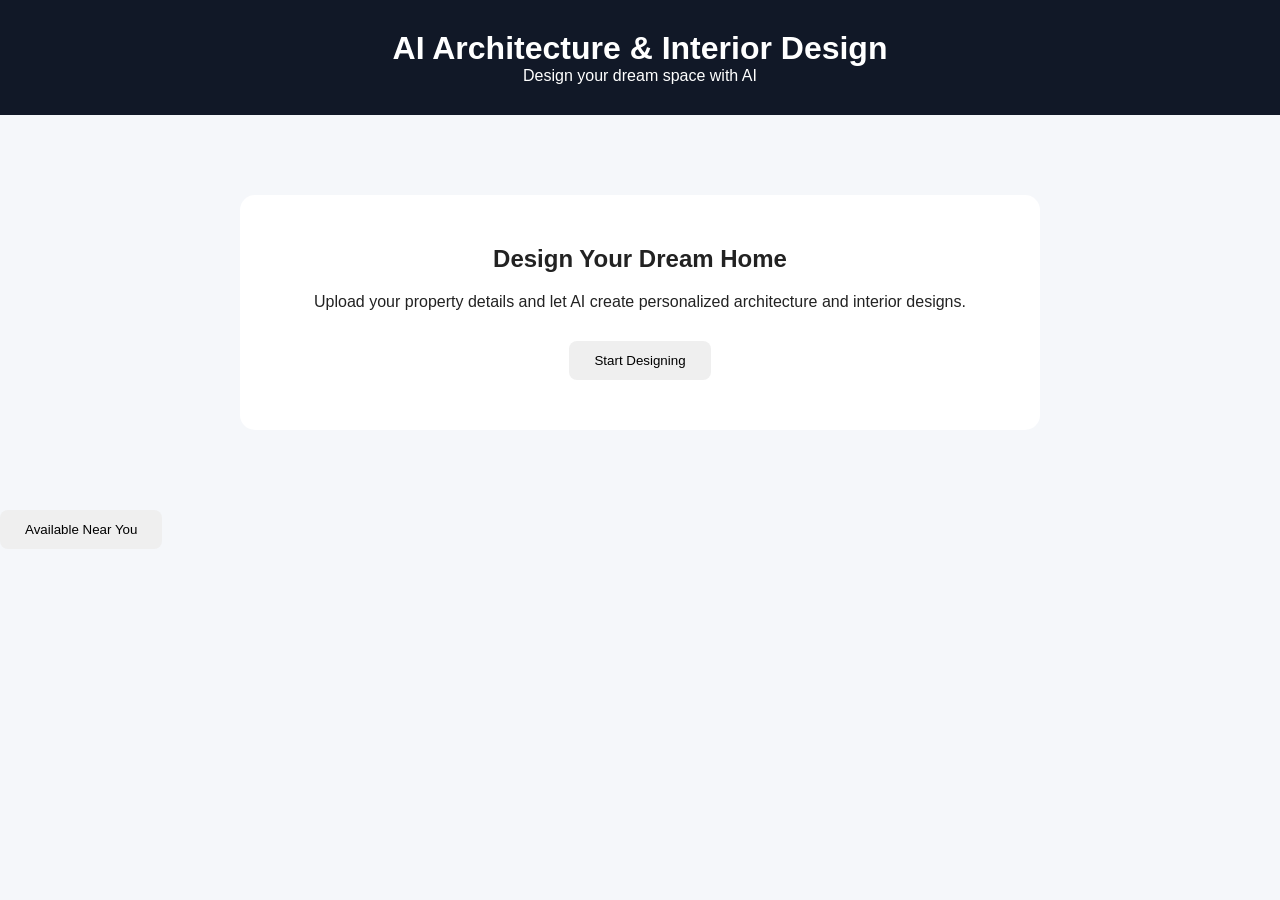
<file: frontend/index.html>
<!DOCTYPE html>
<html lang="en">
<head>
    <meta charset="UTF-8">
    <meta name="viewport" content="width=device-width, initial-scale=1.0">
    <title>AI Architecture Platform</title>
    <link rel="stylesheet" href="css/style.css">
</head>

<body>

    <header>
        <h1>AI Architecture & Interior Design</h1>
        <p>Design your dream space with AI</p>
    </header>

    <main>

        <section class="hero">
            <h2>Design Your Dream Home</h2>

            <p>
                Upload your property details and let AI create
                personalized architecture and interior designs.
            </p>

            <button onclick="startDesign()">
                Start Designing
            </button>
        </section>

<a href="/recommendation">
    <button>Available Near You</button>
</a>
    </main>

    <script src="js/app.js"></script>

</body>
</html>
</file>
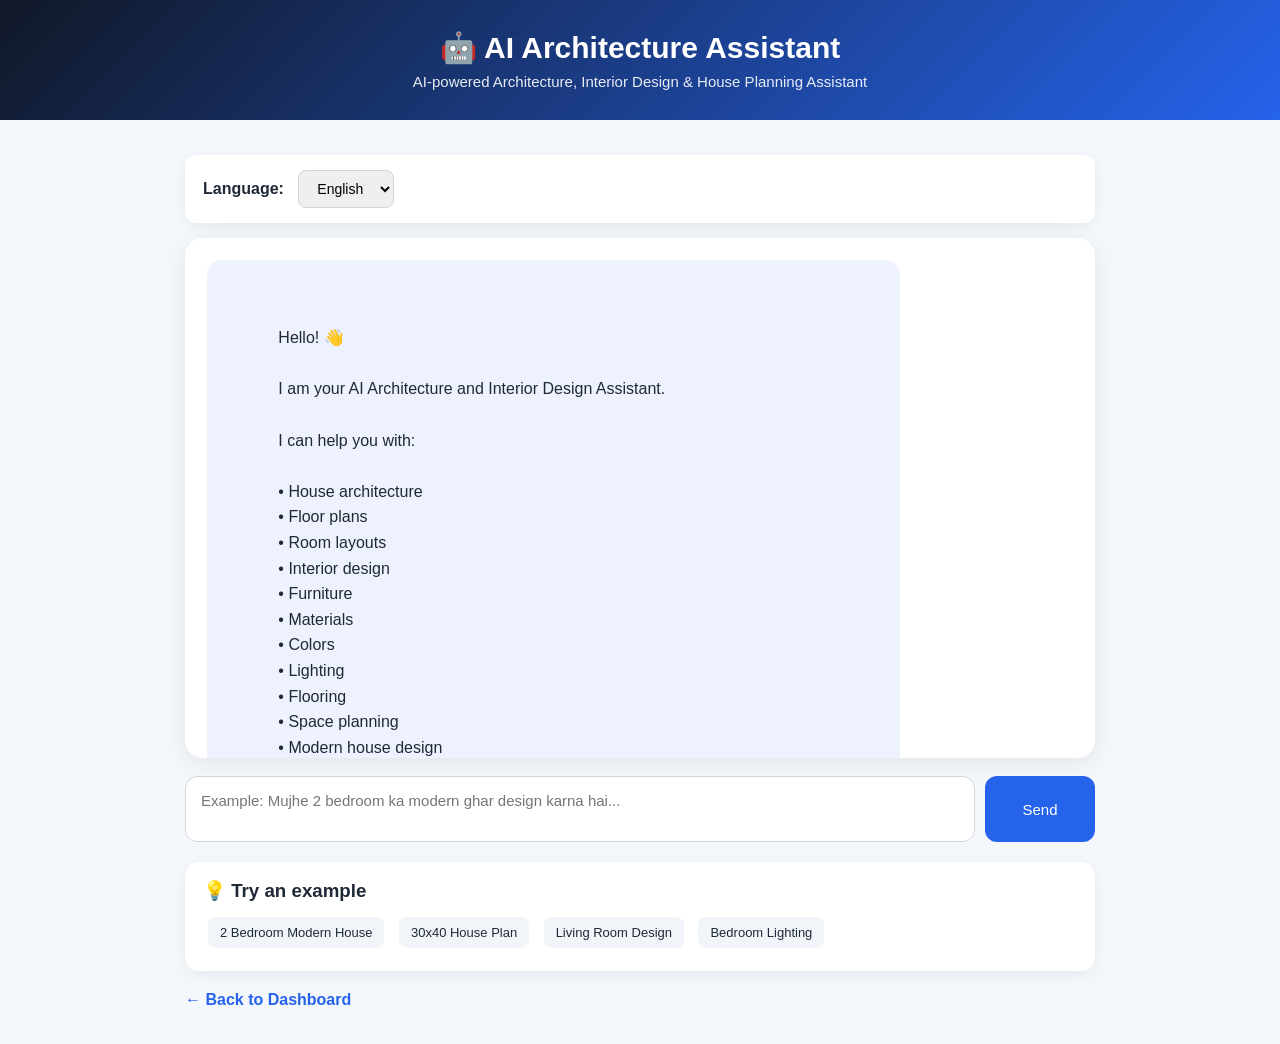
<file: frontend/chatbot.html>
<!DOCTYPE html>
<html lang="en">
<head>
<meta charset="UTF-8">
<meta name="viewport" content="width=device-width, initial-scale=1.0">

<title>AI Architecture Assistant</title>

<style>
* {
    margin: 0;
    padding: 0;
    box-sizing: border-box;
    font-family: Arial, sans-serif;
}

body {
    background: #f4f7fb;
    color: #1f2937;
}

.header {
    background: linear-gradient(135deg, #111827, #2563eb);
    color: white;
    padding: 30px 20px;
    text-align: center;
}

.header h1 {
    font-size: 30px;
    margin-bottom: 8px;
}

.header p {
    font-size: 15px;
    opacity: 0.9;
}

.container {
    max-width: 950px;
    margin: 35px auto;
    padding: 0 20px;
}

.language-box {
    background: white;
    padding: 15px 18px;
    border-radius: 12px;
    margin-bottom: 15px;
    box-shadow: 0 4px 15px rgba(0,0,0,0.06);
}

.language-box label {
    font-weight: bold;
    margin-right: 10px;
}

select {
    padding: 9px 14px;
    border: 1px solid #d1d5db;
    border-radius: 8px;
    font-size: 14px;
}

.chat-box {
    background: white;
    height: 520px;
    overflow-y: auto;
    padding: 22px;
    border-radius: 18px;
    box-shadow: 0 5px 25px rgba(0,0,0,0.08);
}

.message {
    max-width: 80%;
    padding: 14px 18px;
    margin-bottom: 15px;
    border-radius: 15px;
    line-height: 1.6;
    white-space: pre-wrap;
}

.user {
    background: #2563eb;
    color: white;
    margin-left: auto;
    border-bottom-right-radius: 4px;
}

.ai {
    background: #eef2ff;
    color: #1f2937;
    margin-right: auto;
    border-bottom-left-radius: 4px;
}

.input-area {
    display: flex;
    gap: 10px;
    margin-top: 18px;
}

textarea {
    flex: 1;
    min-height: 65px;
    resize: none;
    padding: 15px;
    border: 1px solid #d1d5db;
    border-radius: 12px;
    font-size: 15px;
    outline: none;
}

textarea:focus {
    border-color: #2563eb;
}

.send-btn {
    width: 110px;
    border: none;
    border-radius: 12px;
    background: #2563eb;
    color: white;
    font-size: 15px;
    cursor: pointer;
}

.send-btn:hover {
    background: #1d4ed8;
}

.send-btn:disabled {
    background: #9ca3af;
    cursor: not-allowed;
}

.back-btn {
    display: inline-block;
    margin-top: 20px;
    text-decoration: none;
    color: #2563eb;
    font-weight: bold;
}

.example-box {
    background: white;
    padding: 18px;
    margin-top: 20px;
    border-radius: 14px;
    box-shadow: 0 4px 15px rgba(0,0,0,0.06);
}

.example-box h3 {
    margin-bottom: 10px;
}

.example {
    display: inline-block;
    background: #f1f5f9;
    padding: 8px 12px;
    border-radius: 8px;
    margin: 5px;
    cursor: pointer;
    font-size: 13px;
}

.example:hover {
    background: #dbeafe;
}

@media (max-width: 600px) {

    .header h1 {
        font-size: 24px;
    }

    .chat-box {
        height: 450px;
    }

    .message {
        max-width: 90%;
    }

    .input-area {
        flex-direction: column;
    }

    .send-btn {
        width: 100%;
        height: 48px;
    }
}
</style>
</head>

<body>

<div class="header">

    <h1>🤖 AI Architecture Assistant</h1>

    <p>
        AI-powered Architecture, Interior Design & House Planning Assistant
    </p>

</div>

<div class="container">

    <div class="language-box">

        <label for="language">
            Language:
        </label>

        <select id="language">

            <option value="English">
                English
            </option>

            <option value="Hindi">
                Hindi
            </option>

        </select>

    </div>

    <div class="chat-box" id="chatBox">

        <div class="message ai">

            Hello! 👋

            I am your AI Architecture and Interior Design Assistant.

            I can help you with:

            • House architecture
            • Floor plans
            • Room layouts
            • Interior design
            • Furniture
            • Materials
            • Colors
            • Lighting
            • Flooring
            • Space planning
            • Modern house design
            • Budget-friendly design

            How can I help you today?

        </div>

    </div>

    <div class="input-area">

        <textarea
            id="message"
            placeholder="Example: Mujhe 2 bedroom ka modern ghar design karna hai..."
        ></textarea>

        <button
            class="send-btn"
            id="sendButton"
            onclick="sendMessage()"
        >
            Send
        </button>

    </div>

    <div class="example-box">

        <h3>💡 Try an example</h3>

        <span
            class="example"
            onclick="useExample('Mujhe 2 bedroom ka modern ghar design karna hai.')"
        >
            2 Bedroom Modern House
        </span>

        <span
            class="example"
            onclick="useExample('Mujhe 30x40 feet plot ke liye house plan chahiye.')"
        >
            30x40 House Plan
        </span>

        <span
            class="example"
            onclick="useExample('Modern living room ke liye furniture suggest karo.')"
        >
            Living Room Design
        </span>

        <span
            class="example"
            onclick="useExample('Mere bedroom ke liye lighting ideas batao.')"
        >
            Bedroom Lighting
        </span>

    </div>

    <a href="/dashboard" class="back-btn">
        ← Back to Dashboard
    </a>

</div>

<script>

function useExample(text) {

    document.getElementById("message").value = text;

    document.getElementById("message").focus();

}

async function sendMessage() {

    const messageInput = document.getElementById("message");

    const languageInput = document.getElementById("language");

    const chatBox = document.getElementById("chatBox");

    const sendButton = document.getElementById("sendButton");

    const message = messageInput.value.trim();

    const language = languageInput.value;

    if (!message) {

        return;

    }

    const userMessage = document.createElement("div");

    userMessage.className = "message user";

    userMessage.innerText = message;

    chatBox.appendChild(userMessage);

    messageInput.value = "";

    sendButton.disabled = true;

    sendButton.innerText = "Thinking...";

    const aiMessage = document.createElement("div");

    aiMessage.className = "message ai";

    aiMessage.innerText = "AI is thinking...";

    chatBox.appendChild(aiMessage);

    chatBox.scrollTop = chatBox.scrollHeight;

    const response = await fetch(
        "/chatbot/chat",
        {
            method: "POST",

            headers: {
                "Content-Type": "application/json"
            },

            body: JSON.stringify({
                message: message,
                language: language
            })
        }
    );

    const data = await response.json();

    if (response.ok) {

        aiMessage.innerText =
            data.response || "AI response received.";

    } else {

        aiMessage.innerText =
            data.detail || "AI response nahi mil paya.";

    }

    sendButton.disabled = false;

    sendButton.innerText = "Send";

    chatBox.scrollTop = chatBox.scrollHeight;

}

document
    .getElementById("message")
    .addEventListener(
        "keydown",
        function(event) {

            if (
                event.key === "Enter" &&
                !event.shiftKey
            ) {

                event.preventDefault();

                sendMessage();

            }

        }
    );

</script>

</body>
</html>
</file>
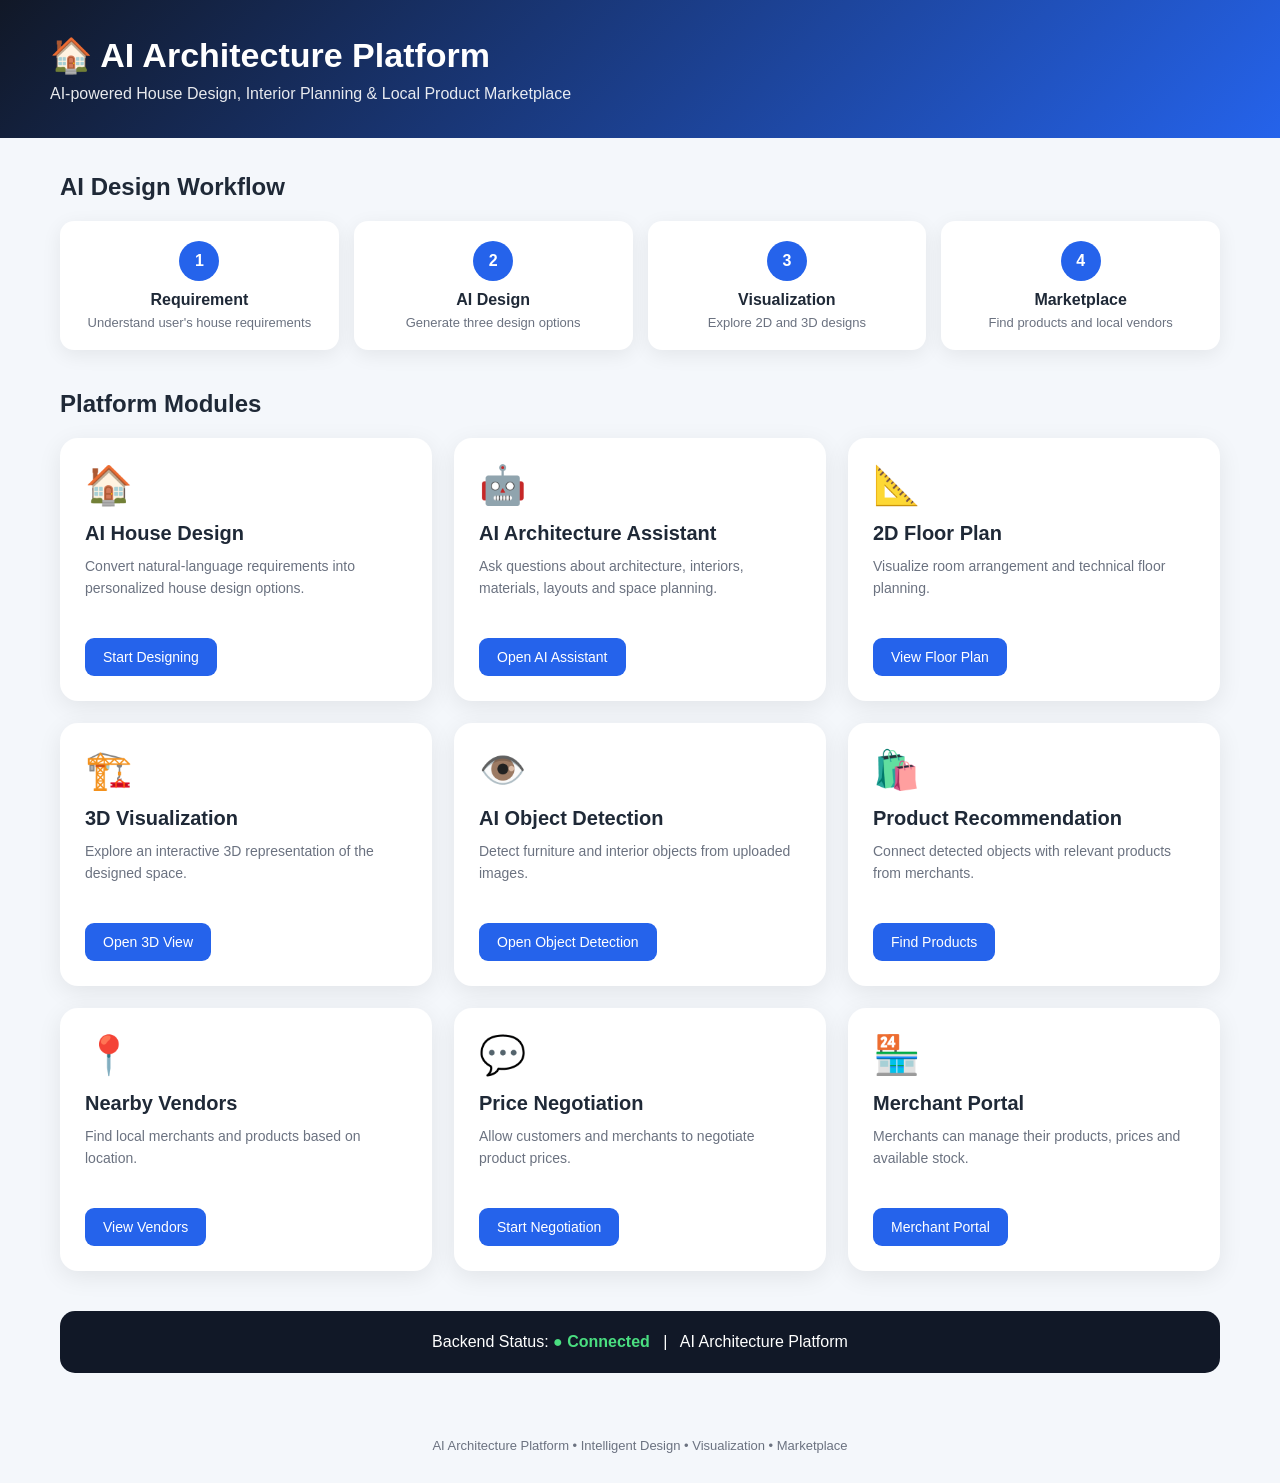
<file: frontend/dashboard.html>
<!DOCTYPE html>
<html lang="en">
<head>
<meta charset="UTF-8">
<meta name="viewport" content="width=device-width, initial-scale=1.0">

<title>AI Architecture Platform</title>

<style>
* {
    margin: 0;
    padding: 0;
    box-sizing: border-box;
    font-family: Arial, sans-serif;
}

body {
    background: #f4f7fb;
    color: #1f2937;
}

.header {
    background: linear-gradient(135deg, #111827, #2563eb);
    color: white;
    padding: 35px 50px;
}

.header-content {
    max-width: 1200px;
    margin: auto;
}

.header h1 {
    font-size: 34px;
    margin-bottom: 10px;
}

.header p {
    font-size: 16px;
    opacity: 0.9;
}

.container {
    max-width: 1200px;
    margin: 35px auto;
    padding: 0 20px;
}

.section-title {
    font-size: 24px;
    margin-bottom: 20px;
}

.workflow {
    display: grid;
    grid-template-columns: repeat(4, 1fr);
    gap: 15px;
    margin-bottom: 40px;
}

.workflow-step {
    background: white;
    padding: 20px;
    border-radius: 14px;
    text-align: center;
    box-shadow: 0 5px 20px rgba(0,0,0,0.07);
}

.workflow-step .number {
    width: 40px;
    height: 40px;
    margin: auto auto 10px;
    border-radius: 50%;
    background: #2563eb;
    color: white;
    display: flex;
    align-items: center;
    justify-content: center;
    font-weight: bold;
}

.workflow-step h3 {
    font-size: 16px;
    margin-bottom: 6px;
}

.workflow-step p {
    font-size: 13px;
    color: #6b7280;
}

.modules {
    display: grid;
    grid-template-columns: repeat(3, 1fr);
    gap: 22px;
}

.card {
    background: white;
    border-radius: 18px;
    padding: 25px;
    box-shadow: 0 6px 25px rgba(0,0,0,0.08);
    transition: 0.25s;
}

.card:hover {
    transform: translateY(-5px);
}

.icon {
    font-size: 38px;
    margin-bottom: 15px;
}

.card h3 {
    font-size: 20px;
    margin-bottom: 10px;
}

.card p {
    color: #6b7280;
    font-size: 14px;
    line-height: 1.6;
    min-height: 65px;
}

.btn {
    display: inline-block;
    margin-top: 18px;
    padding: 11px 18px;
    background: #2563eb;
    color: white;
    text-decoration: none;
    border-radius: 9px;
    font-size: 14px;
    border: none;
    cursor: pointer;
}

.btn:hover {
    background: #1d4ed8;
}

.status {
    margin-top: 40px;
    background: #111827;
    color: white;
    padding: 22px;
    border-radius: 15px;
    text-align: center;
}

.status span {
    color: #4ade80;
    font-weight: bold;
}

.footer {
    text-align: center;
    padding: 30px;
    color: #6b7280;
    font-size: 13px;
}

@media (max-width: 900px) {
    .modules {
        grid-template-columns: repeat(2, 1fr);
    }

    .workflow {
        grid-template-columns: repeat(2, 1fr);
    }
}

@media (max-width: 600px) {
    .modules,
    .workflow {
        grid-template-columns: 1fr;
    }

    .header {
        padding: 30px 20px;
    }

    .header h1 {
        font-size: 27px;
    }
}
</style>
</head>

<body>

<div class="header">
    <div class="header-content">
        <h1>🏠 AI Architecture Platform</h1>
        <p>AI-powered House Design, Interior Planning & Local Product Marketplace</p>
    </div>
</div>

<div class="container">

    <h2 class="section-title">AI Design Workflow</h2>

    <div class="workflow">

        <div class="workflow-step">
            <div class="number">1</div>
            <h3>Requirement</h3>
            <p>Understand user's house requirements</p>
        </div>

        <div class="workflow-step">
            <div class="number">2</div>
            <h3>AI Design</h3>
            <p>Generate three design options</p>
        </div>

        <div class="workflow-step">
            <div class="number">3</div>
            <h3>Visualization</h3>
            <p>Explore 2D and 3D designs</p>
        </div>

        <div class="workflow-step">
            <div class="number">4</div>
            <h3>Marketplace</h3>
            <p>Find products and local vendors</p>
        </div>

    </div>

    <h2 class="section-title">Platform Modules</h2>

    <div class="modules">

        <div class="card">
            <div class="icon">🏠</div>
            <h3>AI House Design</h3>
            <p>
                Convert natural-language requirements into
                personalized house design options.
            </p>
            <a href="/frontend/property.html" class="btn">
                Start Designing
            </a>
        </div>

        <div class="card">
            <div class="icon">🤖</div>
            <h3>AI Architecture Assistant</h3>
            <p>
                Ask questions about architecture, interiors,
                materials, layouts and space planning.
            </p>
            <a href="/frontend/chatbot.html" class="btn">
                Open AI Assistant
            </a>
        </div>

        <div class="card">
            <div class="icon">📐</div>
            <h3>2D Floor Plan</h3>
            <p>
                Visualize room arrangement and
                technical floor planning.
            </p>
            <a href="/frontend/floorplan.html" class="btn">
                View Floor Plan
            </a>
        </div>

        <div class="card">
            <div class="icon">🏗️</div>
            <h3>3D Visualization</h3>
            <p>
                Explore an interactive 3D representation
                of the designed space.
            </p>
            <a href="/frontend/3d.html" class="btn">
                Open 3D View
            </a>
        </div>

        <div class="card">
            <div class="icon">👁️</div>
            <h3>AI Object Detection</h3>
            <p>
                Detect furniture and interior objects
                from uploaded images.
            </p>
            <a class="btn" href="/frontend/vision.html">Open Object Detection</a>
        </div>

        <div class="card">
            <div class="icon">🛍️</div>
            <h3>Product Recommendation</h3>
            <p>
                Connect detected objects with
                relevant products from merchants.
            </p>
            <a class="btn" href="/frontend/recommendation.html">Find Products</a>
        </div>

        <div class="card">
            <div class="icon">📍</div>
            <h3>Nearby Vendors</h3>
            <p>
                Find local merchants and products
                based on location.
            </p>
            <a class="btn" href="/frontend/nearby-vendors.html">View Vendors</a>
        </div>

        <div class="card">
            <div class="icon">💬</div>
            <h3>Price Negotiation</h3>
            <p>
                Allow customers and merchants to
                negotiate product prices.
            </p>
            <a class="btn" href="/frontend/negotiation.html">Start Negotiation</a>
        </div>

        <div class="card">
            <div class="icon">🏪</div>
            <h3>Merchant Portal</h3>
            <p>
                Merchants can manage their products,
                prices and available stock.
            </p>
           <a class="btn" href="/frontend/merchant.html">Merchant Portal</a>
        </div>

    </div>

    <div class="status">
        Backend Status: <span>● Connected</span>
        &nbsp; | &nbsp;
        AI Architecture Platform
    </div>

</div>

<div class="footer">
    AI Architecture Platform • Intelligent Design • Visualization • Marketplace
</div>

</body>
</html>
</file>
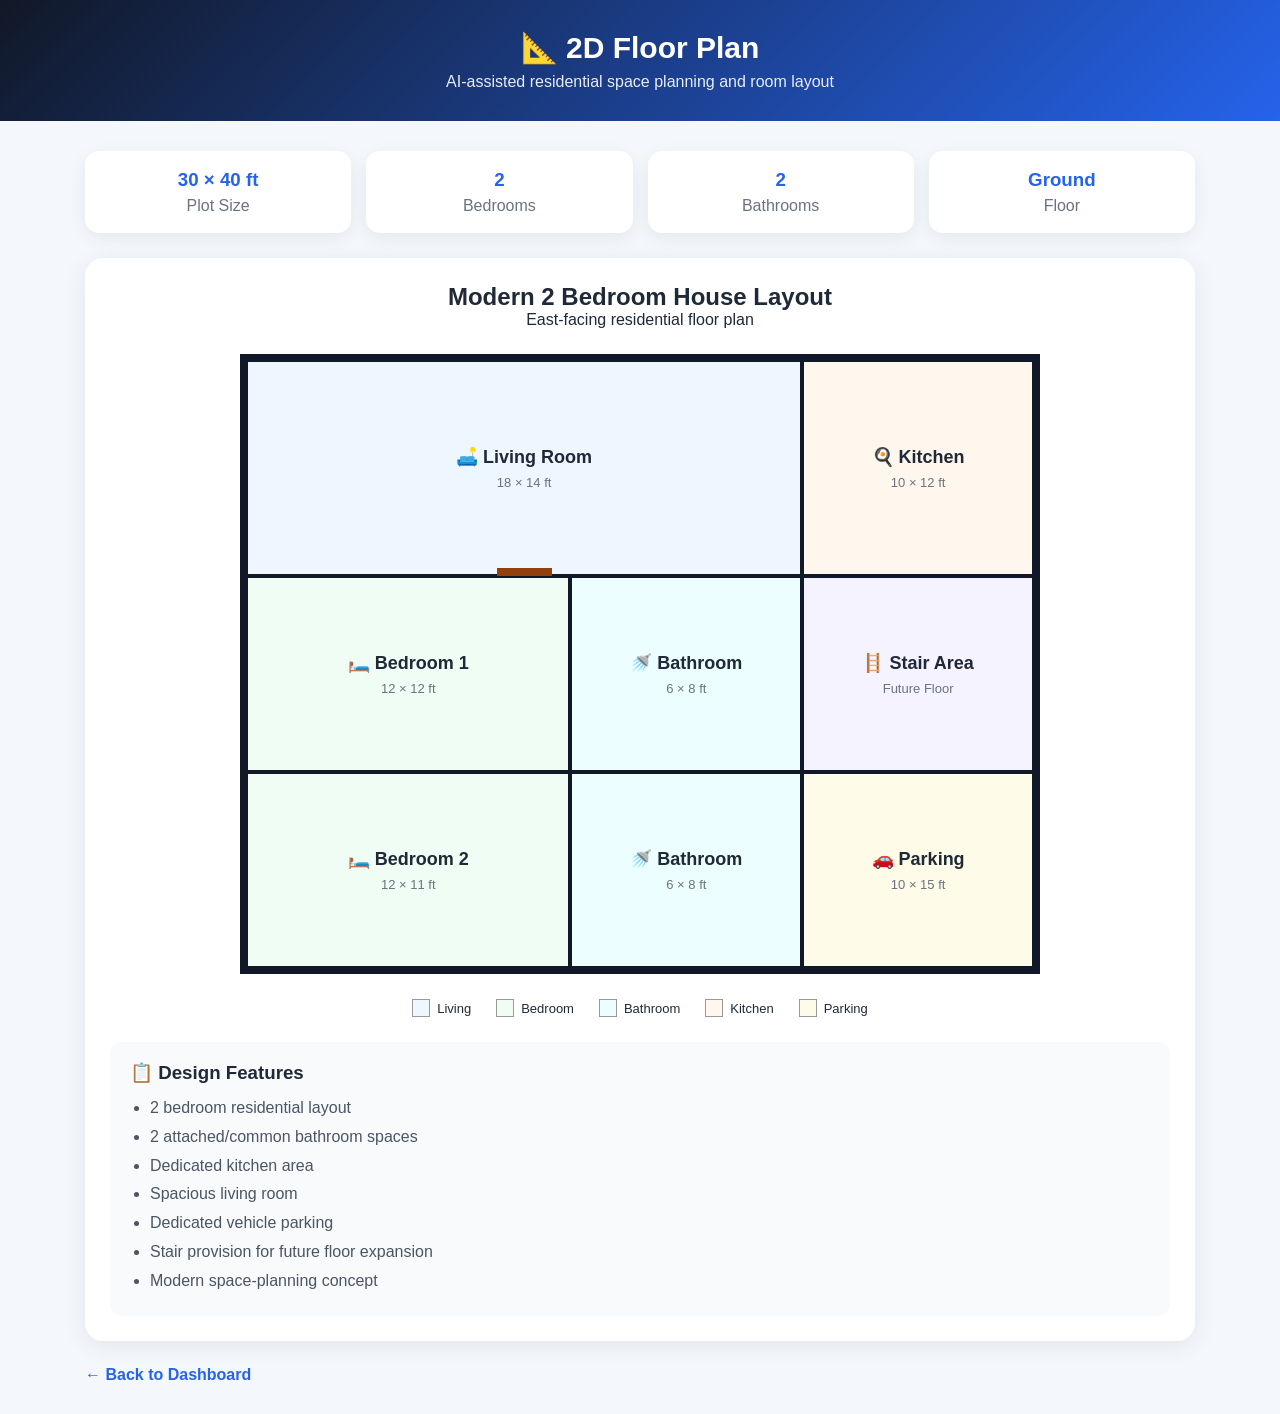
<file: frontend/floorplan.html>
<!DOCTYPE html>
<html lang="en">
<head>
<meta charset="UTF-8">
<meta name="viewport" content="width=device-width, initial-scale=1.0">

<title>2D Floor Plan</title>

<style>
* {
    margin: 0;
    padding: 0;
    box-sizing: border-box;
    font-family: Arial, sans-serif;
}

body {
    background: #f4f7fb;
    color: #1f2937;
}

.header {
    background: linear-gradient(135deg, #111827, #2563eb);
    color: white;
    padding: 30px 20px;
    text-align: center;
}

.header h1 {
    font-size: 30px;
    margin-bottom: 8px;
}

.header p {
    opacity: 0.9;
}

.container {
    max-width: 1150px;
    margin: 30px auto;
    padding: 0 20px;
}

.info-grid {
    display: grid;
    grid-template-columns: repeat(4, 1fr);
    gap: 15px;
    margin-bottom: 25px;
}

.info-card {
    background: white;
    padding: 18px;
    border-radius: 14px;
    text-align: center;
    box-shadow: 0 5px 18px rgba(0,0,0,0.07);
}

.info-card h3 {
    color: #2563eb;
    margin-bottom: 6px;
}

.info-card p {
    color: #6b7280;
}

.plan-section {
    background: white;
    padding: 25px;
    border-radius: 18px;
    box-shadow: 0 5px 25px rgba(0,0,0,0.08);
}

.plan-title {
    text-align: center;
    margin-bottom: 25px;
}

.floor-plan {
    width: 800px;
    max-width: 100%;
    height: 620px;
    margin: auto;
    border: 6px solid #111827;
    display: grid;
    grid-template-columns: 1.4fr 1fr 1fr;
    grid-template-rows: 1.1fr 1fr 1fr;
    background: #fff;
}

.room {
    border: 2px solid #111827;
    display: flex;
    flex-direction: column;
    align-items: center;
    justify-content: center;
    text-align: center;
    padding: 10px;
    position: relative;
}

.room h3 {
    font-size: 18px;
    margin-bottom: 7px;
}

.room span {
    font-size: 13px;
    color: #6b7280;
}

.living {
    grid-column: 1 / 3;
    grid-row: 1;
    background: #eef6ff;
}

.kitchen {
    grid-column: 3;
    grid-row: 1;
    background: #fff7ed;
}

.bedroom1 {
    grid-column: 1;
    grid-row: 2;
    background: #f0fdf4;
}

.bath1 {
    grid-column: 2;
    grid-row: 2;
    background: #ecfeff;
}

.stair {
    grid-column: 3;
    grid-row: 2;
    background: #f5f3ff;
}

.bedroom2 {
    grid-column: 1;
    grid-row: 3;
    background: #f0fdf4;
}

.bath2 {
    grid-column: 2;
    grid-row: 3;
    background: #ecfeff;
}

.parking {
    grid-column: 3;
    grid-row: 3;
    background: #fefce8;
}

.door {
    position: absolute;
    bottom: -2px;
    width: 55px;
    height: 8px;
    background: #92400e;
}

.legend {
    display: flex;
    justify-content: center;
    gap: 25px;
    flex-wrap: wrap;
    margin-top: 25px;
}

.legend-item {
    display: flex;
    align-items: center;
    gap: 7px;
    font-size: 13px;
}

.legend-box {
    width: 18px;
    height: 18px;
    border: 1px solid #999;
}

.living-color {
    background: #eef6ff;
}

.bedroom-color {
    background: #f0fdf4;
}

.bath-color {
    background: #ecfeff;
}

.kitchen-color {
    background: #fff7ed;
}

.parking-color {
    background: #fefce8;
}

.notes {
    margin-top: 25px;
    background: #f8fafc;
    padding: 20px;
    border-radius: 12px;
}

.notes h3 {
    margin-bottom: 10px;
}

.notes ul {
    padding-left: 20px;
    line-height: 1.8;
    color: #4b5563;
}

.back {
    display: inline-block;
    margin-top: 25px;
    color: #2563eb;
    text-decoration: none;
    font-weight: bold;
}

@media (max-width: 800px) {

    .info-grid {
        grid-template-columns: repeat(2, 1fr);
    }

    .floor-plan {
        height: 520px;
    }
}

@media (max-width: 500px) {

    .info-grid {
        grid-template-columns: 1fr;
    }

    .floor-plan {
        height: 450px;
    }

    .room h3 {
        font-size: 13px;
    }

    .room span {
        font-size: 10px;
    }
}
</style>
</head>

<body>

<div class="header">

    <h1>📐 2D Floor Plan</h1>

    <p>
        AI-assisted residential space planning and room layout
    </p>

</div>

<div class="container">

    <div class="info-grid">

        <div class="info-card">
            <h3>30 × 40 ft</h3>
            <p>Plot Size</p>
        </div>

        <div class="info-card">
            <h3>2</h3>
            <p>Bedrooms</p>
        </div>

        <div class="info-card">
            <h3>2</h3>
            <p>Bathrooms</p>
        </div>

        <div class="info-card">
            <h3>Ground</h3>
            <p>Floor</p>
        </div>

    </div>

    <div class="plan-section">

        <div class="plan-title">

            <h2>Modern 2 Bedroom House Layout</h2>

            <p>
                East-facing residential floor plan
            </p>

        </div>

        <div class="floor-plan">

            <div class="room living">

                <h3>🛋️ Living Room</h3>

                <span>18 × 14 ft</span>

                <div class="door"></div>

            </div>

            <div class="room kitchen">

                <h3>🍳 Kitchen</h3>

                <span>10 × 12 ft</span>

            </div>

            <div class="room bedroom1">

                <h3>🛏️ Bedroom 1</h3>

                <span>12 × 12 ft</span>

            </div>

            <div class="room bath1">

                <h3>🚿 Bathroom</h3>

                <span>6 × 8 ft</span>

            </div>

            <div class="room stair">

                <h3>🪜 Stair Area</h3>

                <span>Future Floor</span>

            </div>

            <div class="room bedroom2">

                <h3>🛏️ Bedroom 2</h3>

                <span>12 × 11 ft</span>

            </div>

            <div class="room bath2">

                <h3>🚿 Bathroom</h3>

                <span>6 × 8 ft</span>

            </div>

            <div class="room parking">

                <h3>🚗 Parking</h3>

                <span>10 × 15 ft</span>

            </div>

        </div>

        <div class="legend">

            <div class="legend-item">
                <div class="legend-box living-color"></div>
                Living
            </div>

            <div class="legend-item">
                <div class="legend-box bedroom-color"></div>
                Bedroom
            </div>

            <div class="legend-item">
                <div class="legend-box bath-color"></div>
                Bathroom
            </div>

            <div class="legend-item">
                <div class="legend-box kitchen-color"></div>
                Kitchen
            </div>

            <div class="legend-item">
                <div class="legend-box parking-color"></div>
                Parking
            </div>

        </div>

        <div class="notes">

            <h3>📋 Design Features</h3>

            <ul>

                <li>2 bedroom residential layout</li>

                <li>2 attached/common bathroom spaces</li>

                <li>Dedicated kitchen area</li>

                <li>Spacious living room</li>

                <li>Dedicated vehicle parking</li>

                <li>Stair provision for future floor expansion</li>

                <li>Modern space-planning concept</li>

            </ul>

        </div>

    </div>

    <a href="/dashboard" class="back">
        ← Back to Dashboard
    </a>

</div>

</body>
</html>
</file>
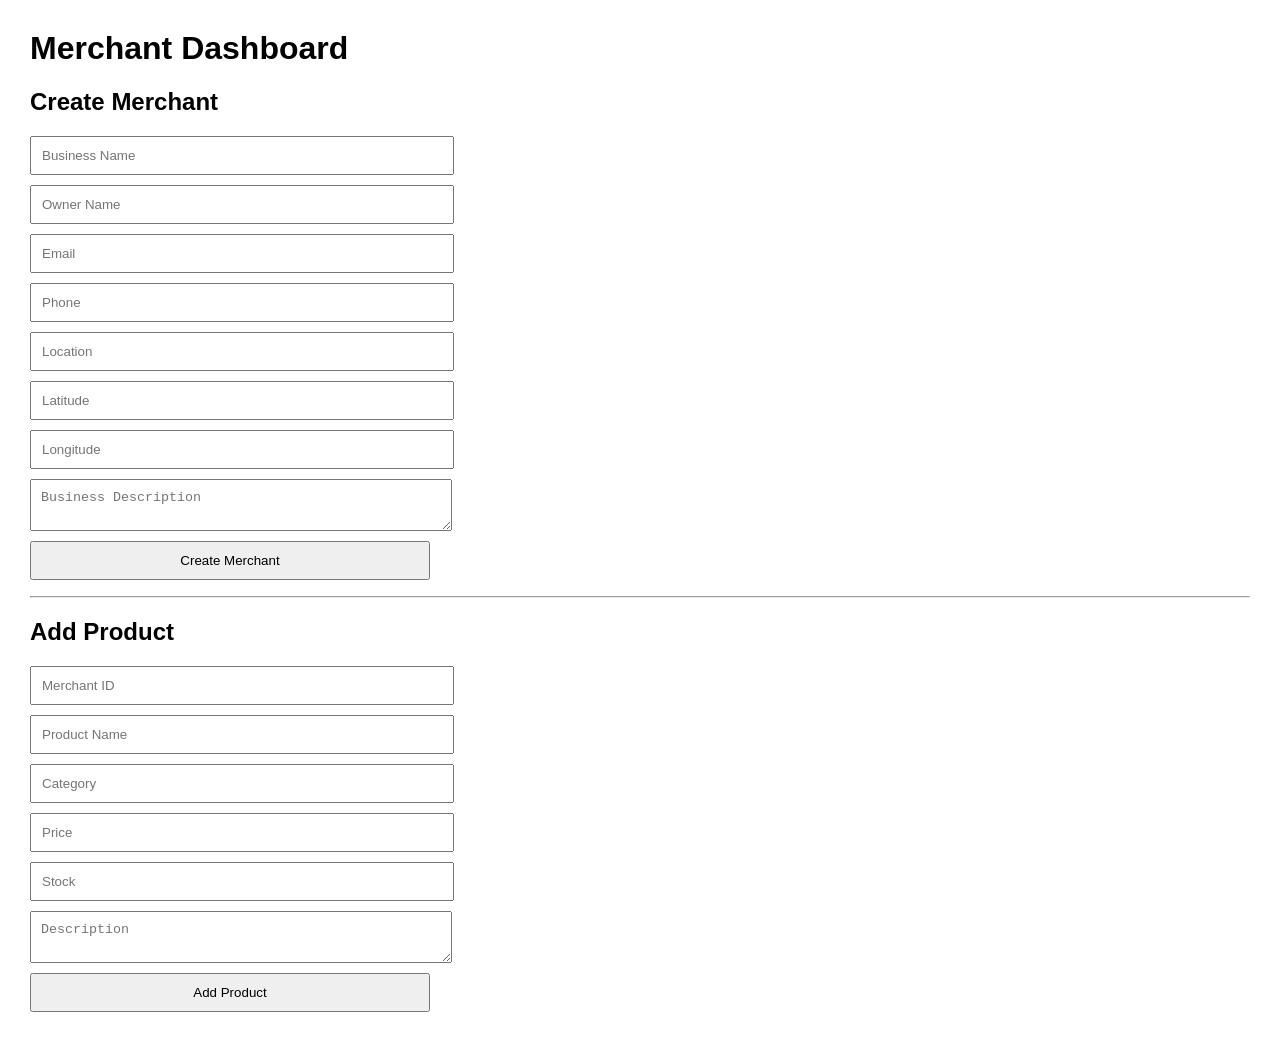
<file: frontend/merchant.html>
<!DOCTYPE html>
<html>

<head>

<title>Merchant Dashboard</title>

<style>

body {
    font-family: Arial;
    margin: 30px;
}

input,
textarea,
button {
    display: block;
    margin: 10px 0;
    padding: 10px;
    width: 400px;
}

button {
    cursor: pointer;
}

.product {
    padding: 15px;
    margin: 10px 0;
    border: 1px solid #ccc;
}

</style>

</head>

<body>

<h1>Merchant Dashboard</h1>

<h2>Create Merchant</h2>

<input id="business" placeholder="Business Name">

<input id="owner" placeholder="Owner Name">

<input id="email" placeholder="Email">

<input id="phone" placeholder="Phone">

<input id="location" placeholder="Location">

<input id="latitude" placeholder="Latitude">

<input id="longitude" placeholder="Longitude">

<textarea id="description"
placeholder="Business Description"></textarea>

<button onclick="createMerchant()">
Create Merchant
</button>

<p id="merchantResult"></p>

<hr>

<h2>Add Product</h2>

<input id="merchantId"
placeholder="Merchant ID">

<input id="productName"
placeholder="Product Name">

<input id="category"
placeholder="Category">

<input id="price"
placeholder="Price">

<input id="stock"
placeholder="Stock">

<textarea id="productDescription"
placeholder="Description"></textarea>

<button onclick="addProduct()">
Add Product
</button>

<p id="productResult"></p>

<script>

const API =
"http://127.0.0.1:8000";

async function createMerchant() {

    const params =
        new URLSearchParams({

        business_name:
            document.getElementById(
                "business"
            ).value,

        owner_name:
            document.getElementById(
                "owner"
            ).value,

        email:
            document.getElementById(
                "email"
            ).value,

        phone:
            document.getElementById(
                "phone"
            ).value,

        location:
            document.getElementById(
                "location"
            ).value,

        latitude:
            document.getElementById(
                "latitude"
            ).value,

        longitude:
            document.getElementById(
                "longitude"
            ).value,

        description:
            document.getElementById(
                "description"
            ).value
    });

    const response =
        await fetch(
            `${API}/merchant/create?${params}`
        );

    const data =
        await response.json();

    document.getElementById(
        "merchantResult"
    ).innerText =
        JSON.stringify(data);
}


async function addProduct() {

    const params =
        new URLSearchParams({

        merchant_id:
            document.getElementById(
                "merchantId"
            ).value,

        product_name:
            document.getElementById(
                "productName"
            ).value,

        category:
            document.getElementById(
                "category"
            ).value,

        price:
            document.getElementById(
                "price"
            ).value,

        stock:
            document.getElementById(
                "stock"
            ).value,

        description:
            document.getElementById(
                "productDescription"
            ).value
    });

    const response =
        await fetch(
            `${API}/merchant/product?${params}`,
            {
                method: "POST"
            }
        );

    const data =
        await response.json();

    document.getElementById(
        "productResult"
    ).innerText =
        JSON.stringify(data);
}

</script>

</body>

</html>
</file>
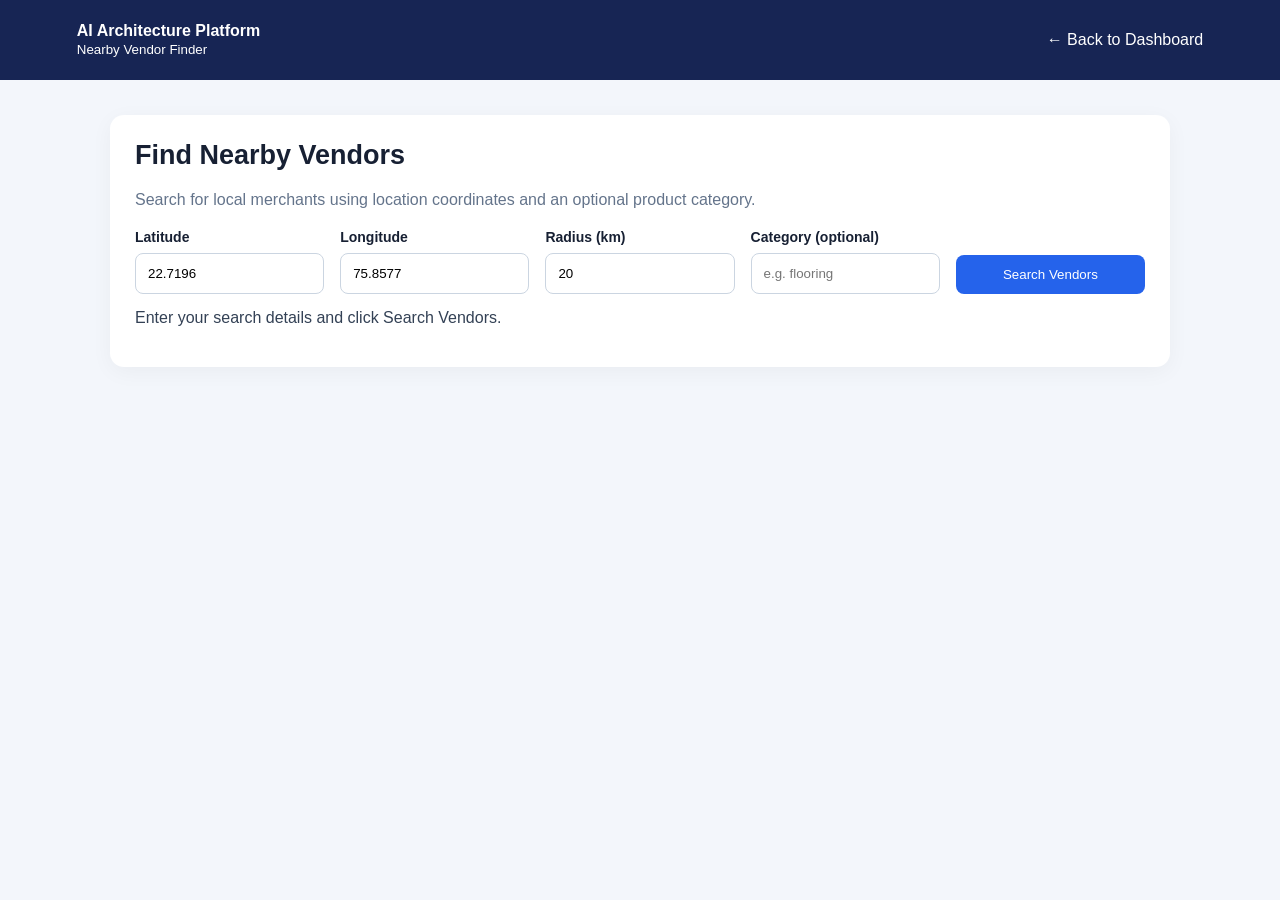
<file: frontend/nearby-vendors.html>
<!DOCTYPE html>
<html lang="en">
<head>
<meta charset="UTF-8">
<meta name="viewport" content="width=device-width, initial-scale=1.0">
<title>Nearby Vendors | AI Architecture Platform</title>
<style>
*{box-sizing:border-box}
body{margin:0;font-family:Arial,sans-serif;background:#f3f6fb;color:#172033}
header{background:#172554;color:white;padding:22px 6%;display:flex;justify-content:space-between;align-items:center;gap:15px;flex-wrap:wrap}
header a{color:white;text-decoration:none}
main{max-width:1100px;margin:35px auto;padding:0 20px}
.panel{background:white;padding:25px;border-radius:14px;box-shadow:0 5px 22px #0000000b;margin-bottom:22px}
h1{margin:0 0 8px;font-size:27px}
p{color:#64748b;line-height:1.6}
form{display:grid;grid-template-columns:repeat(auto-fit,minmax(180px,1fr));gap:16px;align-items:end}
label{display:block;font-size:14px;font-weight:bold;margin-bottom:8px}
input{width:100%;padding:12px;border:1px solid #cbd5e1;border-radius:8px}
button,.btn{background:#2563eb;color:white;border:0;padding:12px 18px;border-radius:8px;cursor:pointer;text-decoration:none;display:inline-block}
button:hover,.btn:hover{background:#1d4ed8}
.grid{display:grid;grid-template-columns:repeat(auto-fit,minmax(250px,1fr));gap:18px}
.vendor{background:white;border:1px solid #e2e8f0;border-radius:12px;padding:22px}
.vendor h3{margin-top:0}
.tag{display:inline-block;background:#dbeafe;color:#1d4ed8;padding:6px 10px;border-radius:20px;font-size:13px}
#message{margin:15px 0;color:#334155}
</style>
</head>
<body>
<header>
  <div><strong>AI Architecture Platform</strong><br><small>Nearby Vendor Finder</small></div>
  <a href="/dashboard">← Back to Dashboard</a>
</header>

<main>
  <section class="panel">
    <h1>Find Nearby Vendors</h1>
    <p>Search for local merchants using location coordinates and an optional product category.</p>

    <form id="vendorForm">
      <div>
        <label for="latitude">Latitude</label>
        <input id="latitude" type="number" step="any" value="22.7196" required>
      </div>
      <div>
        <label for="longitude">Longitude</label>
        <input id="longitude" type="number" step="any" value="75.8577" required>
      </div>
      <div>
        <label for="radius">Radius (km)</label>
        <input id="radius" type="number" min="1" max="500" value="20" required>
      </div>
      <div>
        <label for="category">Category (optional)</label>
        <input id="category" type="text" placeholder="e.g. flooring">
      </div>
      <button type="submit">Search Vendors</button>
    </form>
    <div id="message">Enter your search details and click Search Vendors.</div>
  </section>

  <section>
    <div id="summary"></div>
    <div id="vendors" class="grid"></div>
  </section>
</main>

<script>
const form = document.getElementById("vendorForm");
const message = document.getElementById("message");
const vendorsBox = document.getElementById("vendors");
const summary = document.getElementById("summary");

form.addEventListener("submit", async function(event) {
  event.preventDefault();
  vendorsBox.innerHTML = "";
  summary.innerHTML = "";
  message.textContent = "Searching nearby vendors...";

  const latitude = document.getElementById("latitude").value;
  const longitude = document.getElementById("longitude").value;
  const radius = document.getElementById("radius").value;
  const category = document.getElementById("category").value.trim();

  const params = new URLSearchParams({latitude, longitude, radius});
  if (category) params.set("category", category);

  const response = await fetch("/vendor/nearby?" + params.toString());
  const data = await response.json();

  if (!response.ok) {
    message.textContent = data.detail || "Unable to load vendors.";
    return;
  }

  const vendors = data.vendors || [];
  summary.innerHTML = "<section class='panel'><strong>Vendors found: " + (data.count ?? vendors.length) + "</strong></section>";

  if (vendors.length === 0) {
    message.textContent = "No vendors found for these search details.";
    return;
  }

  message.textContent = "Vendor search completed successfully.";

  vendors.forEach(function(vendor) {
    const card = document.createElement("article");
    card.className = "vendor";

    const name = document.createElement("h3");
    name.textContent = vendor.business_name || "Local Merchant";

    const location = document.createElement("p");
    location.textContent = "Location: " + (vendor.location || "Not available");

    const distance = document.createElement("p");
    distance.textContent = "Distance: " + (vendor.distance_km ?? "N/A") + " km";

    const badge = document.createElement("span");
    badge.className = "tag";
    badge.textContent = "Merchant ID: " + vendor.merchant_id;

    const productsTitle = document.createElement("h4");
    productsTitle.textContent = "Products";

    const products = document.createElement("p");
    products.textContent = Array.isArray(vendor.products) && vendor.products.length
      ? vendor.products.map(p => typeof p === "string" ? p : (p.name || p.product_name || "Product")).join(", ")
      : "No products listed in this vendor response.";

    card.append(name, location, distance, badge, productsTitle, products);
    vendorsBox.appendChild(card);
  });
});
</script>
</body>
</html>
</file>
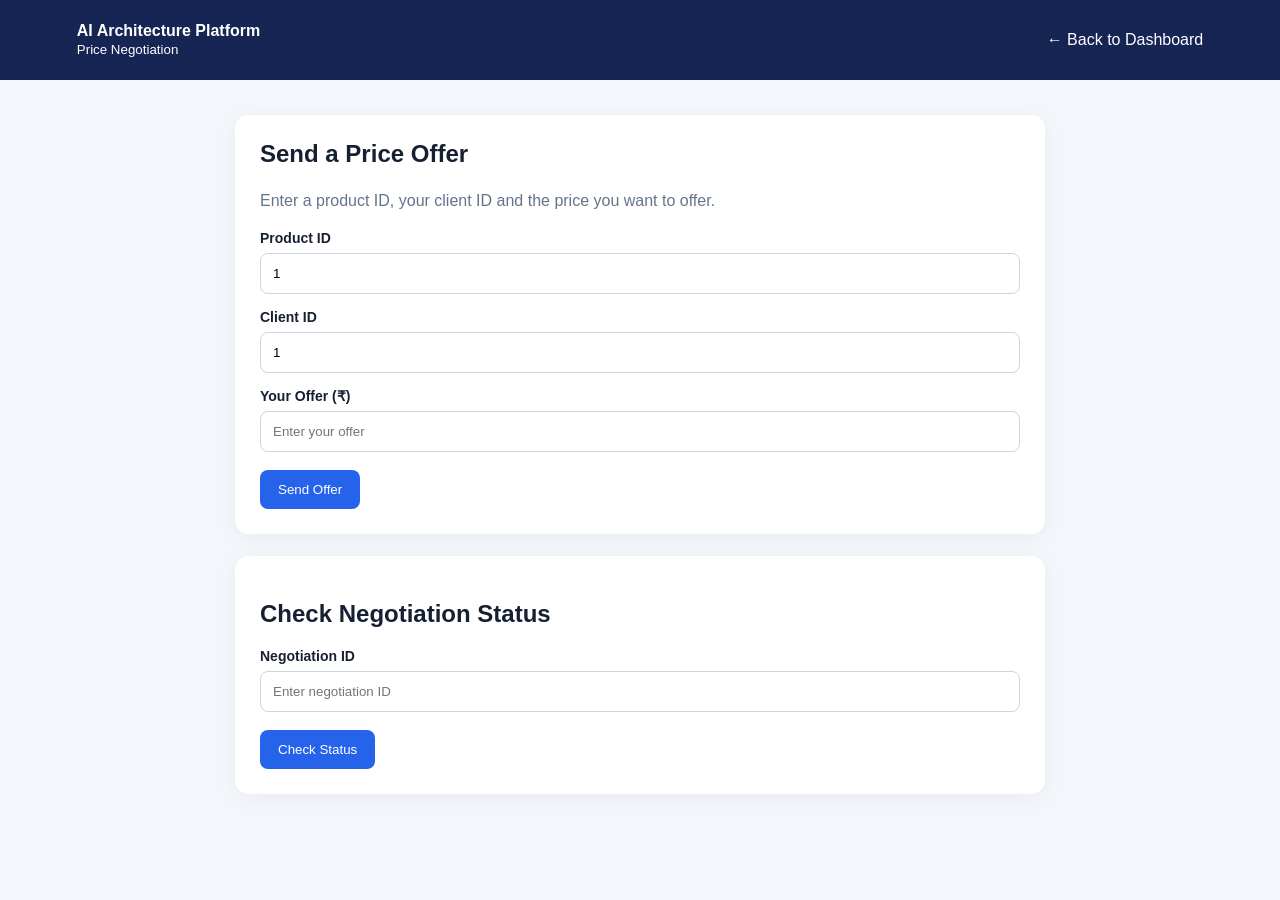
<file: frontend/negotiation.html>
<!DOCTYPE html>
<html lang="en">
<head>
<meta charset="UTF-8">
<meta name="viewport" content="width=device-width, initial-scale=1.0">
<title>Price Negotiation | AI Architecture Platform</title>
<style>
*{box-sizing:border-box}
body{margin:0;font-family:Arial,sans-serif;background:#f3f6fb;color:#172033}
header{background:#172554;color:white;padding:22px 6%;display:flex;justify-content:space-between;align-items:center;gap:12px;flex-wrap:wrap}
header a{color:white;text-decoration:none}
main{max-width:850px;margin:35px auto;padding:0 20px}
.panel{background:white;padding:25px;border-radius:14px;margin-bottom:22px;box-shadow:0 5px 22px #0000000b}
h1{margin-top:0}
p{color:#64748b;line-height:1.6}
label{display:block;font-weight:bold;font-size:14px;margin:15px 0 7px}
input{width:100%;padding:12px;border:1px solid #cbd5e1;border-radius:8px}
button{background:#2563eb;color:white;border:0;padding:12px 18px;border-radius:8px;cursor:pointer;margin-top:18px}
button:hover{background:#1d4ed8}
.result{margin-top:18px;padding:15px;background:#eff6ff;border-radius:8px;white-space:pre-wrap;overflow-wrap:anywhere}
</style>
</head>
<body>
<header>
  <div><strong>AI Architecture Platform</strong><br><small>Price Negotiation</small></div>
  <a href="/dashboard">← Back to Dashboard</a>
</header>

<main>
  <section class="panel">
    <h1>Send a Price Offer</h1>
    <p>Enter a product ID, your client ID and the price you want to offer.</p>

    <form id="offerForm">
      <label for="product_id">Product ID</label>
      <input id="product_id" type="number" min="1" value="1" required>

      <label for="client_id">Client ID</label>
      <input id="client_id" type="number" min="1" value="1" required>

      <label for="offered_price">Your Offer (₹)</label>
      <input id="offered_price" type="number" min="0.01" step="0.01" placeholder="Enter your offer" required>

      <button type="submit">Send Offer</button>
    </form>
    <div id="offerResult" class="result" hidden></div>
  </section>

  <section class="panel">
    <h2>Check Negotiation Status</h2>
    <label for="negotiation_id">Negotiation ID</label>
    <input id="negotiation_id" type="number" min="1" placeholder="Enter negotiation ID">
    <button id="checkStatus" type="button">Check Status</button>
    <div id="statusResult" class="result" hidden></div>
  </section>
</main>

<script>
const offerForm = document.getElementById("offerForm");
const offerResult = document.getElementById("offerResult");
const statusResult = document.getElementById("statusResult");

offerForm.addEventListener("submit", async function(event) {
  event.preventDefault();
  offerResult.hidden = false;
  offerResult.textContent = "Sending offer...";

  const params = new URLSearchParams({
    product_id: document.getElementById("product_id").value,
    client_id: document.getElementById("client_id").value,
    offered_price: document.getElementById("offered_price").value
  });

  const response = await fetch("/negotiation/offer?" + params.toString(), {
    method: "POST"
  });

  const data = await response.json();
  offerResult.textContent = JSON.stringify(data, null, 2);

  if (response.ok && data.negotiation_id) {
    document.getElementById("negotiation_id").value = data.negotiation_id;
  }
});

document.getElementById("checkStatus").addEventListener("click", async function() {
  const id = document.getElementById("negotiation_id").value;

  if (!id) {
    statusResult.hidden = false;
    statusResult.textContent = "Please enter a negotiation ID.";
    return;
  }

  statusResult.hidden = false;
  statusResult.textContent = "Checking status...";

  const response = await fetch("/negotiation/" + encodeURIComponent(id));
  const data = await response.json();
  statusResult.textContent = JSON.stringify(data, null, 2);
});
</script>
</body>
</html>
</file>
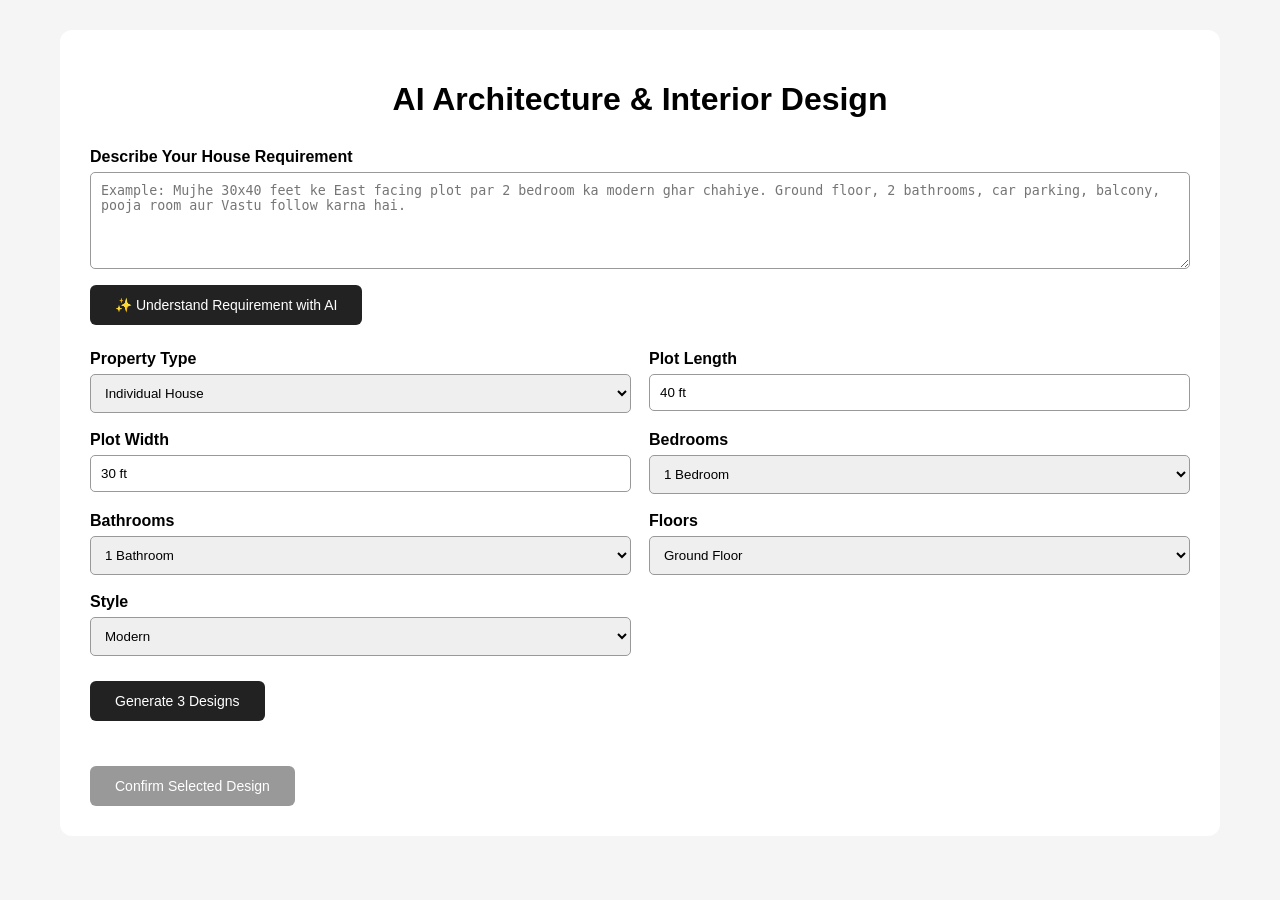
<file: frontend/property.html>
<!DOCTYPE html>
<html lang="en">

<head>

    <meta charset="UTF-8">

    <meta name="viewport" content="width=device-width, initial-scale=1.0">

    <title>AI Architecture Platform</title>

    <style>

        body {
            font-family: Arial, sans-serif;
            background: #f5f5f5;
            margin: 0;
            padding: 30px;
        }

        .container {
            max-width: 1100px;
            margin: auto;
            background: white;
            padding: 30px;
            border-radius: 12px;
        }

        h1 {
            text-align: center;
            margin-bottom: 30px;
        }

        h2 {
            margin-top: 10px;
        }

        .form-grid {
            display: grid;
            grid-template-columns: 1fr 1fr;
            gap: 18px;
        }

        label {
            font-weight: bold;
            display: block;
        }

        input,
        select,
        textarea {
            width: 100%;
            padding: 10px;
            margin-top: 6px;
            box-sizing: border-box;
            border: 1px solid #999;
            border-radius: 5px;
        }

        textarea {
            resize: vertical;
        }

        button {
            padding: 12px 25px;
            border: none;
            background: #222;
            color: white;
            cursor: pointer;
            border-radius: 6px;
            font-size: 14px;
        }

        button:hover {
            background: #444;
        }

        button:disabled {
            background: #999;
            cursor: not-allowed;
        }

        .generate-btn {
            margin-top: 25px;
        }

        #status {
            margin-top: 20px;
            font-weight: bold;
        }

        #designs {
            display: grid;
            grid-template-columns: repeat(3, 1fr);
            gap: 18px;
            margin-top: 30px;
        }

        .design-card {
            background: white;
            border: 1px solid #ddd;
            border-radius: 10px;
            padding: 15px;
            text-align: center;
        }

        .design-card h2 {
            font-size: 20px;
        }

        .design-card img {
            width: 100%;
            height: 250px;
            object-fit: cover;
            border-radius: 8px;
            display: block;
        }

        .select-btn {
            width: 100%;
            margin-top: 12px;
        }

        .select-btn.selected {
            background: green;
        }

        #selectedDesign {
            margin-top: 25px;
            padding: 15px;
            background: #e8f5e9;
            border-radius: 8px;
            font-weight: bold;
            display: none;
        }

        #confirmButton {
            margin-top: 15px;
        }

        #confirmButton.confirmed {
            background: green;
        }

        #customizationBox {
            margin-top: 35px;
            padding: 25px;
            background: #f8f8f8;
            border: 1px solid #ddd;
            border-radius: 10px;
            display: none;
        }

        #customizationBox h2 {
            margin-top: 0;
        }

        #customStatus {
            margin-top: 15px;
            font-weight: bold;
        }

        .custom-field {
            margin-top: 18px;
        }

        .save-btn {
            margin-top: 20px;
        }

        @media (max-width: 800px) {

            .form-grid {
                grid-template-columns: 1fr;
            }

            #designs {
                grid-template-columns: 1fr;
            }

        }

    </style>

</head>


<body>


<div class="container">


    <h1>
        AI Architecture & Interior Design
    </h1>

<div style="margin-bottom:25px;">
    <label>Describe Your House Requirement</label>

    <textarea
        id="aiRequirement"
        rows="5"
        placeholder="Example: Mujhe 30x40 feet ke East facing plot par 2 bedroom ka modern ghar chahiye. Ground floor, 2 bathrooms, car parking, balcony, pooja room aur Vastu follow karna hai."
    ></textarea>

    <button
        type="button"
        onclick="parseRequirements()"
        style="margin-top:12px;"
    >
        ✨ Understand Requirement with AI
    </button>
</div>

<div
    id="aiRequirements"
    style="
        display:none;
        margin-bottom:25px;
        padding:18px;
        background:#eef7ff;
        border-radius:10px;
        border:1px solid #c8e3ff;
    "
></div>
    <div class="form-grid">


        <div>

            <label>
                Property Type
            </label>

            <select id="property_type">

                <option value="Individual House">
                    Individual House
                </option>

                <option value="Bungalow">
                    Bungalow
                </option>

                <option value="Flat">
                    Flat
                </option>

                <option value="Apartment">
                    Apartment
                </option>

            </select>

        </div>


        <div>

            <label>
                Plot Length
            </label>

            <input
                type="text"
                id="plot_length"
                value="40 ft"
                placeholder="40 ft"
            >

        </div>


        <div>

            <label>
                Plot Width
            </label>

            <input
                type="text"
                id="plot_width"
                value="30 ft"
                placeholder="30 ft"
            >

        </div>


        <div>

            <label>
                Bedrooms
            </label>

            <select id="bedrooms">

                <option value="1">
                    1 Bedroom
                </option>

                <option value="2">
                    2 Bedrooms
                </option>

                <option value="3">
                    3 Bedrooms
                </option>

                <option value="4">
                    4 Bedrooms
                </option>

            </select>

        </div>


        <div>

            <label>
                Bathrooms
            </label>

            <select id="bathrooms">

                <option value="1">
                    1 Bathroom
                </option>

                <option value="2">
                    2 Bathrooms
                </option>

                <option value="3">
                    3 Bathrooms
                </option>

                <option value="4">
                    4 Bathrooms
                </option>

            </select>

        </div>


        <div>

            <label>
                Floors
            </label>

            <select id="floors">

                <option value="Ground Floor">
                    Ground Floor
                </option>

                <option value="G+1">
                    G+1
                </option>

                <option value="G+2">
                    G+2
                </option>

            </select>

        </div>


        <div>

            <label>
                Style
            </label>

            <select id="style">

                <option value="Modern">
                    Modern
                </option>

                <option value="Minimal">
                    Minimal
                </option>

                <option value="Luxury">
                    Luxury
                </option>

                <option value="Traditional">
                    Traditional
                </option>

            </select>

        </div>


    </div>


    <button
        class="generate-btn"
        onclick="generateDesigns()"
    >
        Generate 3 Designs
    </button>


    <div id="status"></div>


    <div id="designs"></div>


    <div id="selectedDesign"></div>


    <button
        id="confirmButton"
        onclick="confirmSelectedDesign()"
        disabled
    >
        Confirm Selected Design
    </button>


    <div id="customizationBox">


        <h2>
            Customize Your Design
        </h2>


        <div class="custom-field">

            <label>
                Select Room
            </label>

            <select id="customRoom">

                <option value="Living Room">
                    Living Room
                </option>

                <option value="Bedroom">
                    Bedroom
                </option>

                <option value="Kitchen">
                    Kitchen
                </option>

                <option value="Bathroom">
                    Bathroom
                </option>

                <option value="Dining Room">
                    Dining Room
                </option>

                <option value="Balcony">
                    Balcony
                </option>

                <option value="Exterior">
                    Exterior
                </option>

            </select>

        </div>


        <div class="custom-field">

            <label>
                Customization Request
            </label>

            <textarea
                id="customRequest"
                rows="5"
                placeholder="Example: Make the living room modern with wooden flooring, a large sofa and warm lighting."
            ></textarea>

        </div>


        <button
            class="save-btn"
            onclick="saveCustomization()"
        >
            Save Customization
        </button>


        <div id="customStatus"></div>


    </div>


</div>


<script>

let selectedDesignId = null;
let parsedRequirements = null;


async function parseRequirements() {

    const message = document.getElementById("aiRequirement").value.trim();
    const status = document.getElementById("status");
    const resultBox = document.getElementById("aiRequirements");

    if (!message) {
        alert("Please describe your house requirement first.");
        return;
    }

    status.innerHTML = "🤖 AI is understanding your requirements...";

    try {

        const params = new URLSearchParams({
            message: message,
            language: "Hindi"
        });

        const response = await fetch(
            "http://127.0.0.1:8000/design/parse?" + params.toString(),
            {
                method: "POST"
            }
        );

        const data = await response.json();

        console.log("PARSE RESPONSE:", data);

        if (!response.ok) {

            status.innerHTML =
                "Error: " +
                (data.detail || "Requirement parsing failed.");

            return;
        }

        parsedRequirements = data.requirements;

        document.getElementById("property_type").value =
            "Individual House";

        document.getElementById("plot_length").value =
            parsedRequirements.plot_length
                ? parsedRequirements.plot_length + " ft"
                : "";

        document.getElementById("plot_width").value =
            parsedRequirements.plot_width
                ? parsedRequirements.plot_width + " ft"
                : "";

        document.getElementById("bedrooms").value =
            parsedRequirements.bedrooms || "2";

        document.getElementById("bathrooms").value =
            parsedRequirements.bathrooms || "2";

        if (
            parsedRequirements.floors === "Ground" ||
            parsedRequirements.floors === "Ground Floor" ||
            parsedRequirements.floors === "1"
        ) {
            document.getElementById("floors").value =
                "Ground Floor";
        }

        const style = (parsedRequirements.style || "").toLowerCase();

        if (style.includes("modern")) {
            document.getElementById("style").value = "Modern";
        } else if (style.includes("minimal")) {
            document.getElementById("style").value = "Minimal";
        } else if (style.includes("luxury")) {
            document.getElementById("style").value = "Luxury";
        } else if (style.includes("traditional")) {
            document.getElementById("style").value = "Traditional";
        }

        resultBox.style.display = "block";

        resultBox.innerHTML = `
            <h3>✓ AI Understood Your Requirements</h3>

            <p><strong>Property:</strong>
            ${parsedRequirements.property_type || "House"}</p>

            <p><strong>Plot:</strong>
            ${parsedRequirements.plot_length || "-"} ×
            ${parsedRequirements.plot_width || "-"} ft</p>

            <p><strong>Bedrooms:</strong>
            ${parsedRequirements.bedrooms || "-"}</p>

            <p><strong>Bathrooms:</strong>
            ${parsedRequirements.bathrooms || "-"}</p>

            <p><strong>Floors:</strong>
            ${parsedRequirements.floors || "-"}</p>

            <p><strong>Style:</strong>
            ${parsedRequirements.style || "-"}</p>

            <p><strong>Parking:</strong>
            ${parsedRequirements.parking ? "Yes" : "No"}</p>

            <p><strong>Balcony:</strong>
            ${parsedRequirements.balcony ? "Yes" : "No"}</p>

            <p><strong>Pooja Room:</strong>
            ${parsedRequirements.pooja_room ? "Yes" : "No"}</p>

            <p><strong>Facing:</strong>
            ${parsedRequirements.facing || "-"}</p>

            <p><strong>Vastu:</strong>
            ${parsedRequirements.vastu ? "Yes" : "No"}</p>
        `;

        status.innerHTML =
            "✓ Requirements understood successfully. You can now generate 3 designs.";

    }

    catch (error) {

        console.error("PARSE ERROR:", error);

        status.innerHTML =
            "Connection error. Please check FastAPI server.";
    }
}


async function generateDesigns() {

    const status =
        document.getElementById("status");

    const designsContainer =
        document.getElementById("designs");

    const selectedDesign =
        document.getElementById("selectedDesign");

    const confirmButton =
        document.getElementById("confirmButton");

    const customizationBox =
        document.getElementById("customizationBox");

    status.innerHTML =
        "🏠 Creating 3 AI design options...";

    designsContainer.innerHTML = "";

    selectedDesign.style.display = "none";

    customizationBox.style.display = "none";

    selectedDesignId = null;

    confirmButton.disabled = true;

    confirmButton.innerHTML =
        "Confirm Selected Design";

    confirmButton.classList.remove("confirmed");

    const plotLength =
        document.getElementById("plot_length").value
        .replace(/[^\d.]/g, "");

    const plotWidth =
        document.getElementById("plot_width").value
        .replace(/[^\d.]/g, "");

    const params =
        new URLSearchParams({

            property_id: "1",

            property_type: "house",

            plot_length: plotLength,

            plot_width: plotWidth,

            bedrooms:
                document.getElementById("bedrooms").value,

            bathrooms:
                document.getElementById("bathrooms").value,

            floors:
                document.getElementById("floors").value,

            style:
                document.getElementById("style").value,

            parking:
                parsedRequirements
                    ? parsedRequirements.parking
                    : true,

            balcony:
                parsedRequirements
                    ? parsedRequirements.balcony
                    : true,

            pooja_room:
                parsedRequirements
                    ? parsedRequirements.pooja_room
                    : false

        });


    try {

        const response =
            await fetch(
                "http://127.0.0.1:8000/design/generate?" +
                params.toString(),
                {
                    method: "POST"
                }
            );

        const data =
            await response.json();

        console.log(
            "GENERATE RESPONSE:",
            response.status,
            data
        );

        if (!response.ok) {

            status.innerHTML =
                "Error: " +
                (
                    data.detail ||
                    "Design generation failed."
                );

            return;
        }

        status.innerHTML =
            "✓ 3 design options generated successfully.";

        data.designs.forEach(
            function(design) {

                const card =
                    document.createElement("div");

                card.className =
                    "design-card";

                const imageUrl =
                    "http://127.0.0.1:8000" +
                    design.image_url;

                card.innerHTML = `

                    <h2>
                        Design Option ${design.option}
                    </h2>

                    <img
                        src="${imageUrl}"
                        alt="House Design ${design.option}"
                        onerror="
                            this.style.display='none';
                            this.parentElement.innerHTML +=
                            '<div style=\\'height:250px;display:flex;align-items:center;justify-content:center;background:#eee;border-radius:8px;font-size:18px;\\'>AI Design Preview ${design.option}</div>';
                        "
                    >

                    <p>
                        ${getDesignDescription(design.option)}
                    </p>

                    <button
                        class="select-btn"
                        onclick="
                            selectDesign(
                                ${design.id},
                                this
                            )
                        "
                    >
                        Select Design
                    </button>

                `;

                designsContainer.appendChild(card);
            }
        );

        window.scrollTo({
            top: designsContainer.offsetTop - 50,
            behavior: "smooth"
        });

    }

    catch (error) {

        console.error(
            "GENERATE ERROR:",
            error
        );

        status.innerHTML =
            "Connection error. Please check FastAPI server.";
    }
}


function getDesignDescription(option) {

    if (option === 1) {
        return "Optimized space planning with practical room connectivity.";
    }

    if (option === 2) {
        return "Alternative layout focused on privacy and natural movement.";
    }

    return "Modern layout concept with balanced spaces and circulation.";
}


function selectDesign(
    designId,
    button
) {

    selectedDesignId =
        designId;

    document
        .querySelectorAll(
            ".select-btn"
        )
        .forEach(
            function(btn) {

                btn.classList.remove(
                    "selected"
                );

                btn.innerHTML =
                    "Select Design";
            }
        );

    button.classList.add(
        "selected"
    );

    button.innerHTML =
        "✓ Design Selected";

    const selectedDesign =
        document.getElementById(
            "selectedDesign"
        );

    selectedDesign.style.display =
        "block";

    selectedDesign.innerHTML =
        "Selected Design ID: " +
        selectedDesignId;

    document.getElementById(
        "confirmButton"
    ).disabled = false;
}


async function confirmSelectedDesign() {

    const button =
        document.getElementById(
            "confirmButton"
        );

    const customizationBox =
        document.getElementById(
            "customizationBox"
        );

    if (!selectedDesignId) {

        alert(
            "Please select a design first."
        );

        return;
    }

    button.disabled = true;

    button.innerHTML =
        "Confirming...";

    try {

        const response =
            await fetch(
                "http://127.0.0.1:8000/design/confirm/" +
                selectedDesignId,
                {
                    method: "POST"
                }
            );

        const data =
            await response.json();

        console.log(
            "CONFIRM RESPONSE:",
            response.status,
            data
        );

        if (!response.ok) {

            button.disabled = false;

            button.innerHTML =
                "Confirm Selected Design";

            alert(
                "Confirmation failed:\n" +
                (
                    data.detail ||
                    "Unknown error"
                )
            );

            return;
        }

        document.getElementById(
            "selectedDesign"
        ).innerHTML =
            "✓ Design Option " +
            data.option +
            " confirmed successfully.";

        button.innerHTML =
            "✓ Design Confirmed";

        button.classList.add(
            "confirmed"
        );

        customizationBox.style.display =
            "block";

        alert(
            "Design confirmed successfully!"
        );

    }

    catch (error) {

        console.error(
            "CONFIRM ERROR:",
            error
        );

        button.disabled = false;

        button.innerHTML =
            "Confirm Selected Design";

        alert(
            "Connection error. Make sure FastAPI server is running."
        );
    }
}


async function saveCustomization() {

    if (!selectedDesignId) {

        alert(
            "Please confirm a design first."
        );

        return;
    }

    const room =
        document.getElementById(
            "customRoom"
        ).value;

    const request =
        document.getElementById(
            "customRequest"
        ).value.trim();

    const customStatus =
        document.getElementById(
            "customStatus"
        );

    if (!request) {

        alert(
            "Please enter your customization request."
        );

        return;
    }

    customStatus.innerHTML =
        "Saving customization...";

    const params =
        new URLSearchParams({

            design_id:
                selectedDesignId,

            room:
                room,

            customization_request:
                request
        });


    try {

        const response =
            await fetch(
                "http://127.0.0.1:8000/design/customize?" +
                params.toString(),
                {
                    method: "POST"
                }
            );

        const data =
            await response.json();

        console.log(
            "CUSTOMIZATION RESPONSE:",
            response.status,
            data
        );

        if (!response.ok) {

            customStatus.innerHTML =
                "Error: " +
                (
                    data.detail ||
                    "Customization failed."
                );

            return;
        }

        customStatus.innerHTML =
            "✓ Customization request saved successfully.";

        document.getElementById(
            "customRequest"
        ).value = "";

        alert(
            "Customization saved successfully!"
        );

    }

    catch (error) {

        console.error(
            "CUSTOMIZATION ERROR:",
            error
        );

        customStatus.innerHTML =
            "Connection error. Please check FastAPI server.";
    }

}

</script>


</body>

</html>
</file>
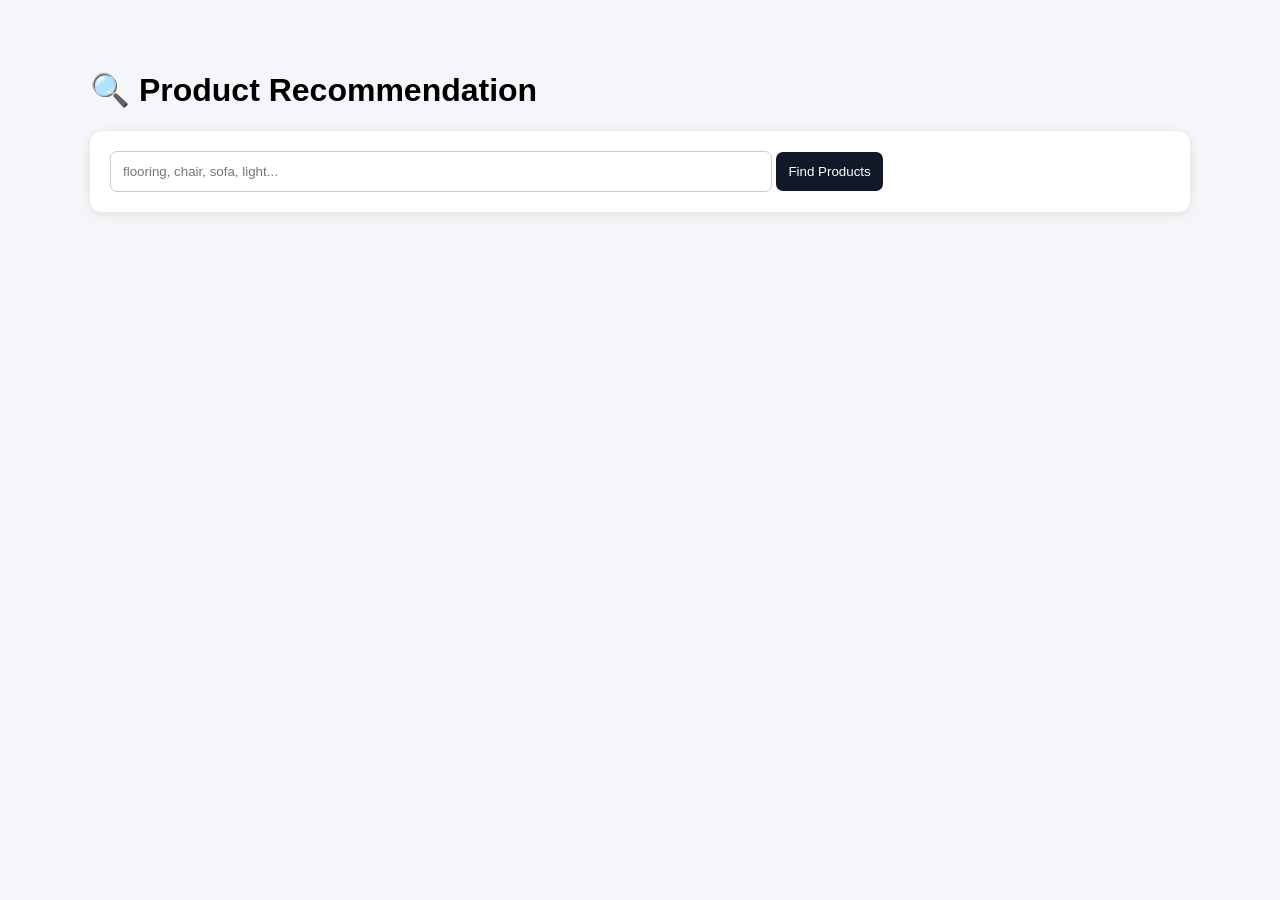
<file: frontend/recommendation.html>
<!DOCTYPE html>
<html>

<head>

<title>AI Product Recommendation</title>

<style>

body {
    font-family: Arial;
    margin: 0;
    background: #f5f6fa;
}

.container {
    max-width: 1100px;
    margin: 30px auto;
    padding: 20px;
}

.search {
    background: white;
    padding: 20px;
    border-radius: 12px;
    box-shadow: 0 2px 10px #ddd;
    margin-bottom: 20px;
}

input {
    padding: 12px;
    width: 60%;
    border-radius: 7px;
    border: 1px solid #ccc;
}

button {
    padding: 12px;
    border-radius: 7px;
    border: 0;
    background: #111827;
    color: white;
    cursor: pointer;
}

.products {
    display: grid;
    grid-template-columns:
        repeat(auto-fit, minmax(280px, 1fr));
    gap: 20px;
}

.card {
    background: white;
    padding: 20px;
    border-radius: 12px;
    box-shadow: 0 2px 10px #ddd;
}

.card img {
    width: 100%;
    height: 180px;
    object-fit: cover;
    border-radius: 8px;
}

.price {
    font-size: 22px;
    font-weight: bold;
}

.badge {
    display: inline-block;
    padding: 5px 9px;
    background: #eee;
    border-radius: 15px;
}

</style>

</head>

<body>


<div class="container">


<h1>
🔍 Product Recommendation
</h1>


<div class="search">

<input
    id="objectName"
    placeholder="flooring, chair, sofa, light..."
>

<button onclick="findProducts()">
Find Products
</button>

</div>


<div id="message"></div>


<div
    id="products"
    class="products"
></div>


</div>


<script>


async function findProducts() {

    const objectName =
        document
        .getElementById("objectName")
        .value
        .trim();


    if (!objectName) {

        document
        .getElementById("message")
        .innerText =
        "Enter an object name";

        return;
    }


    document
    .getElementById("message")
    .innerText =
    "Searching...";


    const response =
        await fetch(
            "/recommendation/detect-and-recommend?object_name="
            +
            encodeURIComponent(
                objectName
            ),
            {
                method: "POST"
            }
        );


    const data =
        await response.json();


    const container =
        document
        .getElementById("products");


    container.innerHTML = "";


    if (
        !data.products ||
        data.products.length === 0
    ) {

        document
        .getElementById("message")
        .innerText =
        "No matching products found";

        return;
    }


    document
    .getElementById("message")
    .innerText =
    data.matched_products
    +
    " products found for "
    +
    data.detected_object;


    data.products.forEach(
        product => {

            const card =
                document.createElement(
                    "div"
                );


            card.className =
                "card";


            const image =
                product.image_url
                ?
                `<img src="${product.image_url}"
                onerror="this.style.display='none'">`
                :
                "";


            card.innerHTML = `

                ${image}

                <h2>
                    ${product.product_name}
                </h2>

                <p>
                    <span class="badge">
                        ${product.category}
                    </span>
                </p>

                <p class="price">
                    ₹${product.price}
                </p>

                <p>
                    Stock:
                    ${product.stock}
                </p>

                <p>
                    Merchant:
                    ${product.business_name}
                </p>

                <p>
                    Location:
                    ${product.location}
                </p>

                <button
                    onclick="
                    negotiate(
                        ${product.product_id},
                        ${product.price}
                    )"
                >
                    Negotiate Price
                </button>

            `;


            container.appendChild(
                card
            );

        }
    );

}


async function negotiate(
    productId,
    price
) {

    const offer =
        prompt(
            "Product Price: ₹"
            +
            price
            +
            "\nEnter your offer:"
        );


    if (!offer) {
        return;
    }


    const response =
        await fetch(
            "/negotiation/offer?"
            +
            "product_id="
            +
            productId
            +
            "&client_id=1"
            +
            "&offered_price="
            +
            encodeURIComponent(
                offer
            ),
            {
                method: "POST"
            }
        );


    const data =
        await response.json();


    alert(
        "Offer sent successfully!\n"
        +
        "Negotiation ID: "
        +
        data.negotiation_id
        +
        "\nOffered Price: ₹"
        +
        data.offered_price
    );

}


</script>

</body>

</html>
</file>
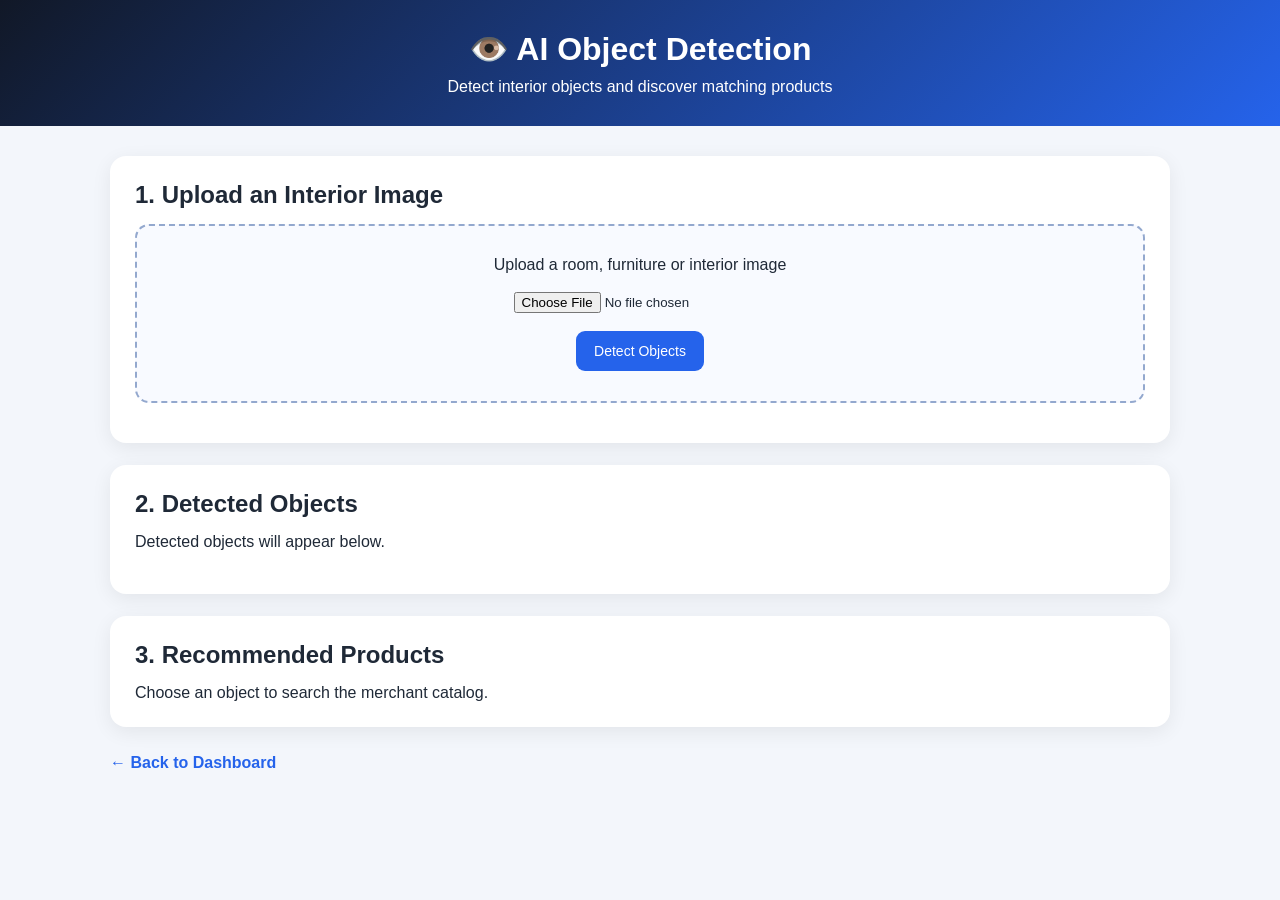
<file: frontend/vision.html>
<!DOCTYPE html>
<html lang="en">
<head>
<meta charset="UTF-8">
<meta name="viewport" content="width=device-width, initial-scale=1.0">
<title>AI Object Detection | Architecture Platform</title>

<style>
* {
    margin: 0;
    padding: 0;
    box-sizing: border-box;
    font-family: Arial, sans-serif;
}

body {
    background: #f3f6fb;
    color: #1f2937;
}

header {
    padding: 30px 20px;
    text-align: center;
    color: white;
    background: linear-gradient(135deg, #111827, #2563eb);
}

header h1 {
    margin-bottom: 10px;
}

.container {
    max-width: 1100px;
    margin: 30px auto;
    padding: 0 20px;
}

.card {
    background: white;
    padding: 25px;
    border-radius: 16px;
    margin-bottom: 22px;
    box-shadow: 0 5px 20px rgba(0,0,0,0.07);
}

.card h2 {
    margin-bottom: 15px;
}

.upload-area {
    border: 2px dashed #93a8ce;
    border-radius: 14px;
    padding: 30px 15px;
    text-align: center;
    background: #f8faff;
}

input[type="file"] {
    display: block;
    max-width: 100%;
    margin: 18px auto;
}

button {
    border: none;
    border-radius: 9px;
    background: #2563eb;
    color: white;
    padding: 12px 18px;
    cursor: pointer;
    font-size: 14px;
}

button:hover {
    background: #1d4ed8;
}

button:disabled {
    opacity: 0.6;
    cursor: not-allowed;
}

#preview {
    display: none;
    max-width: 100%;
    max-height: 400px;
    object-fit: contain;
    margin: 20px auto 0;
    border-radius: 12px;
}

.status {
    margin-top: 15px;
    line-height: 1.6;
    white-space: pre-wrap;
}

.results {
    display: grid;
    grid-template-columns: repeat(auto-fit, minmax(220px, 1fr));
    gap: 16px;
    margin-top: 18px;
}

.result-card {
    border: 1px solid #e5e7eb;
    border-radius: 12px;
    padding: 18px;
    background: #fafcff;
}

.result-card h3 {
    margin-bottom: 10px;
    text-transform: capitalize;
}

.result-card p {
    margin-bottom: 12px;
    color: #64748b;
}

.product-card {
    border: 1px solid #e5e7eb;
    border-radius: 12px;
    padding: 16px;
    margin-top: 12px;
    background: #fff;
}

.product-card h3 {
    margin-bottom: 8px;
}

.product-card p {
    margin: 6px 0;
    overflow-wrap: anywhere;
}

.secondary {
    background: #0f766e;
    margin-top: 8px;
}

.back {
    display: inline-block;
    margin: 5px 0 25px;
    text-decoration: none;
    color: #2563eb;
    font-weight: bold;
}

@media (max-width: 600px) {
    .card {
        padding: 18px;
    }
}
</style>
</head>

<body>

<header>
    <h1>👁️ AI Object Detection</h1>
    <p>Detect interior objects and discover matching products</p>
</header>

<div class="container">

    <div class="card">
        <h2>1. Upload an Interior Image</h2>

        <div class="upload-area">
            <p>Upload a room, furniture or interior image</p>

            <input
                type="file"
                id="imageFile"
                accept="image/*"
            >

            <button id="detectButton" onclick="detectObjects()">
                Detect Objects
            </button>

            <img id="preview" alt="Selected interior image">
        </div>

        <div id="detectionStatus" class="status"></div>
    </div>

    <div class="card">
        <h2>2. Detected Objects</h2>
        <p>Detected objects will appear below.</p>
        <div id="detectionResults" class="results"></div>
    </div>

    <div class="card">
        <h2>3. Recommended Products</h2>
        <p>Choose an object to search the merchant catalog.</p>
        <div id="productResults"></div>
    </div>

    <a class="back" href="/dashboard">← Back to Dashboard</a>

</div>

<script>
let detectedObjects = [];
let currentPreviewUrl = null;

document.getElementById("imageFile").addEventListener("change", function() {
    const file = this.files[0];
    const preview = document.getElementById("preview");

    if (!file) {
        return;
    }

    if (currentPreviewUrl) {
        URL.revokeObjectURL(currentPreviewUrl);
    }

    currentPreviewUrl = URL.createObjectURL(file);
    preview.src = currentPreviewUrl;
    preview.style.display = "block";

    document.getElementById("detectionStatus").innerText = "";
    document.getElementById("detectionResults").replaceChildren();
    document.getElementById("productResults").replaceChildren();
    detectedObjects = [];
});

async function detectObjects() {
    const fileInput = document.getElementById("imageFile");
    const button = document.getElementById("detectButton");
    const status = document.getElementById("detectionStatus");
    const results = document.getElementById("detectionResults");

    if (!fileInput.files.length) {
        status.innerText = "Please select an image first.";
        return;
    }

    const formData = new FormData();
    formData.append("file", fileInput.files[0]);

    button.disabled = true;
    button.innerText = "Detecting...";
    status.innerText = "AI is detecting objects...";
    results.replaceChildren();
    document.getElementById("productResults").replaceChildren();

    try {
        const response = await fetch("/vision/detect", {
            method: "POST",
            body: formData
        });

        const data = await response.json();

        if (!response.ok) {
            throw new Error(
                typeof data.detail === "string"
                    ? data.detail
                    : JSON.stringify(data.detail || data)
            );
        }

        detectedObjects = data.detections || [];
        status.innerText = data.message || "Detection completed.";

        if (!detectedObjects.length) {
            results.innerText = "No objects were detected in this image.";
            return;
        }

        detectedObjects.forEach((item, index) => {
            const objectName = item.object || item.class_name || item.label || "unknown";
            const confidence = Number(item.confidence);

            const card = document.createElement("div");
            card.className = "result-card";

            const title = document.createElement("h3");
            title.innerText = "🔍 " + objectName;
            card.appendChild(title);

            const confidenceText = document.createElement("p");
            confidenceText.innerText = Number.isFinite(confidence)
                ? "Confidence: " + (confidence * 100).toFixed(1) + "%"
                : "Object detected";
            card.appendChild(confidenceText);

            const recommendButton = document.createElement("button");
            recommendButton.innerText = "Find Matching Products";
            recommendButton.onclick = () => recommendProducts(objectName);
            card.appendChild(recommendButton);

            results.appendChild(card);
        });

    } catch (error) {
        status.innerText = "Detection failed: " + error.message;
    } finally {
        button.disabled = false;
        button.innerText = "Detect Objects";
    }
}

async function recommendProducts(objectName) {
    const container = document.getElementById("productResults");

    container.replaceChildren();

    const heading = document.createElement("h3");
    heading.innerText = "Searching products for: " + objectName;
    container.appendChild(heading);

    const responseArea = document.createElement("p");
    responseArea.innerText = "Loading products...";
    container.appendChild(responseArea);

    try {
        const response = await fetch(
            "/recommendation/products?object_name=" +
            encodeURIComponent(objectName)
        );

        const data = await response.json();

        if (!response.ok) {
            throw new Error(
                typeof data.detail === "string"
                    ? data.detail
                    : JSON.stringify(data.detail || data)
            );
        }

        container.replaceChildren();

        const resultHeading = document.createElement("h3");
        resultHeading.innerText =
            "Products for " + objectName +
            " (" + (data.count ?? 0) + ")";
        container.appendChild(resultHeading);

        const products = data.products || [];

        if (!products.length) {
            const empty = document.createElement("p");
            empty.innerText =
                "No matching products found. Try another detected object or add matching products through the merchant portal.";
            container.appendChild(empty);
            return;
        }

        products.forEach(product => {
            const card = document.createElement("div");
            card.className = "product-card";

            const name = document.createElement("h3");
            name.innerText = product.product_name || "Product";
            card.appendChild(name);

            const details = [
                "Category: " + (product.category || "Not specified"),
                "Price: " + (
                    product.price != null
                        ? "₹" + Number(product.price).toLocaleString("en-IN")
                        : "Contact merchant"
                ),
                "Stock: " + (product.stock ?? "Not specified"),
                "Merchant: " + (product.business_name || "Not specified"),
                "Location: " + (product.location || "Not specified")
            ];

            details.forEach(text => {
                const paragraph = document.createElement("p");
                paragraph.innerText = text;
                card.appendChild(paragraph);
            });

            if (product.image_url && /^https?:\/\//i.test(product.image_url)) {
                const image = document.createElement("img");
                image.src = product.image_url;
                image.alt = product.product_name || "Product image";
                image.style.maxWidth = "180px";
                image.style.maxHeight = "140px";
                image.style.marginTop = "10px";
                image.style.objectFit = "contain";
                image.onerror = () => image.remove();
                card.appendChild(image);
            }

            const negotiationButton = document.createElement("button");
            negotiationButton.className = "secondary";
            negotiationButton.innerText = "View Negotiation Instructions";
            negotiationButton.onclick = () => {
                window.location.href = "/frontend/recommendation.html";
            };
            card.appendChild(negotiationButton);

            container.appendChild(card);
        });

    } catch (error) {
        container.replaceChildren();

        const errorMessage = document.createElement("p");
        errorMessage.innerText = "Product search failed: " + error.message;
        container.appendChild(errorMessage);
    }
}
</script>

</body>
</html>
</file>
<file: frontend/css/style.css>
* {
    margin: 0;
    padding: 0;
    box-sizing: border-box;
}

body {
    font-family: Arial, sans-serif;
    background: #f5f7fa;
    color: #222;
}

header {
    padding: 30px;
    text-align: center;
    background: #111827;
    color: white;
}

.hero {
    max-width: 800px;
    margin: 80px auto;
    padding: 50px;
    text-align: center;
    background: white;
    border-radius: 15px;
}

.hero h2 {
    margin-bottom: 20px;
}

.hero p {
    margin-bottom: 30px;
}

button {
    padding: 12px 25px;
    border: none;
    border-radius: 8px;
    cursor: pointer;
}
.design-card {
    background: white;
    padding: 15px;
    border-radius: 12px;
    box-shadow: 0 4px 15px rgba(0, 0, 0, 0.08);
    border: 2px solid transparent;
}
.design-card button {
    width: 100%;
    margin-top: 15px;
    padding: 12px;
    background: #222;
    color: white;
    border: none;
    border-radius: 8px;
    cursor: pointer;
}
</file>
